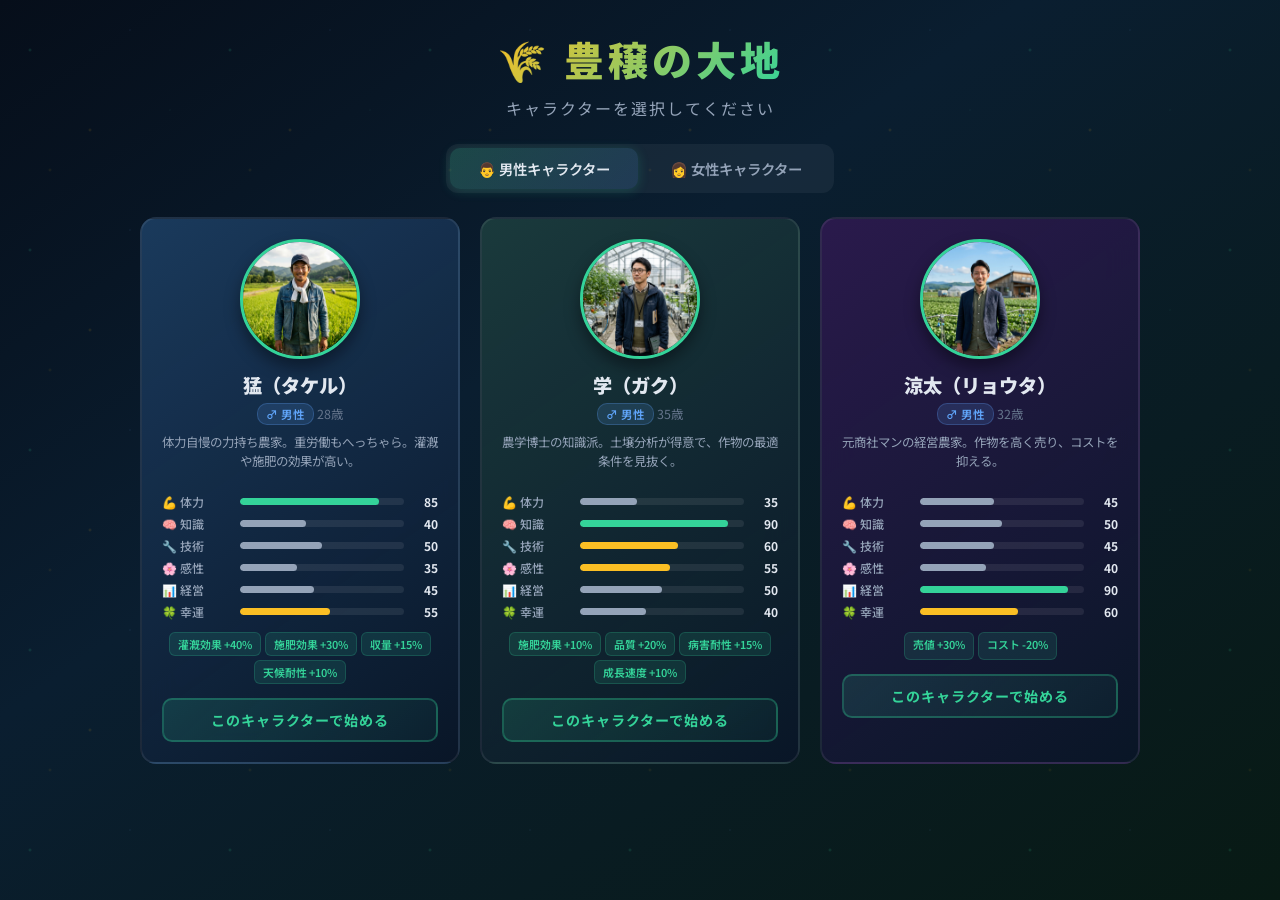
<file: index.html>
<!DOCTYPE html>
<html lang="ja">
<head>
  <meta charset="UTF-8">
  <meta name="viewport" content="width=device-width, initial-scale=1.0">
  <meta name="description" content="豊穣の大地 - 本格農業経営シミュレーションゲーム。土壌分析、天候管理、作物栽培のすべてを体験。">
  <title>🌾 豊穣の大地 - 農業経営シミュレーション</title>
  <link rel="stylesheet" href="styles.css">
</head>
<body>
  <div id="app">
    <!-- ===== HEADER ===== -->
    <header class="game-header">
      <div class="header-left">
        <div class="game-title">🌾 豊穣の大地</div>
        <div class="header-info" id="header-date">1年目 4月 1日</div>
        <div class="header-info" id="header-season">🌸 春</div>
        <div class="header-info" id="header-weather">☀️ 晴れ</div>
        <div class="header-info" id="header-temp">🌡️ 15°C〜22°C</div>
        <div class="header-info header-char" id="header-character" style="display:none"></div>
      </div>
      <div class="header-right">
        <button class="header-btn" id="btn-loan">🏦 融資・相談</button>
        <button class="header-btn" id="btn-subsidy">💰 補助金申請</button>
        <div class="header-money" id="header-money">¥100,000</div>
        <button class="header-btn" id="btn-save">💾 保存</button>
        <button class="header-btn" id="btn-load">📂 読込</button>
      </div>
    </header>

    <!-- ===== LEFT PANEL: Weather ===== -->
    <aside class="left-panel">
      <div class="panel-section">
        <h3>🌤️ 今日の天気</h3>
        <div id="weather-detail"></div>
      </div>
      <div id="weather-events" style="display:none"></div>
      <div class="panel-section">
        <h3>📅 5日間予報</h3>
        <div class="forecast-row" id="weather-forecast"></div>
      </div>
      <div class="panel-section">
        <h3>📜 イベントログ</h3>
        <div class="log-section" id="event-log"></div>
      </div>
    </aside>

    <!-- ===== MAIN AREA: Farm Grid ===== -->
    <main class="main-area">
      <div class="farm-grid" id="farm-grid"></div>
    </main>

    <!-- ===== RIGHT PANEL: Info ===== -->
    <aside class="right-panel">
      <canvas id="radar-chart" width="220" height="220"></canvas>
      <div id="info-panel-content">
        <p class="hint">🌱 区画を選択して情報を表示</p>
      </div>
    </aside>

    <!-- ===== BOTTOM: Action Bar ===== -->
    <nav class="action-bar">
      <div class="action-group">
        <button class="action-btn time-btn" id="btn-next-day">
          <span class="btn-icon">⏩</span>次の日
        </button>
        <button class="action-btn time-btn" id="btn-next-week">
          <span class="btn-icon">⏭️</span>1週間
        </button>
      </div>
      <div class="action-group">
        <button class="action-btn primary" id="btn-plant" disabled>
          <span class="btn-icon">🌱</span>植える
        </button>
        <button class="action-btn harvest-btn" id="btn-harvest" disabled>
          <span class="btn-icon">🎉</span>収穫
        </button>
      </div>
      <div class="action-group">
        <button class="action-btn" id="btn-irrigate" disabled>
          <span class="btn-icon">🌊</span>灌漑 ¥500
        </button>
        <button class="action-btn" id="btn-weed" disabled>
          <span class="btn-icon">🌿</span>除草
        </button>
      </div>
      <div class="action-group">
        <button class="action-btn" id="btn-fertilize-n" disabled>
          <span class="btn-icon">💊</span>窒素 ¥800
        </button>
        <button class="action-btn" id="btn-fertilize-p" disabled>
          <span class="btn-icon">💊</span>リン酸 ¥700
        </button>
        <button class="action-btn" id="btn-fertilize-k" disabled>
          <span class="btn-icon">💊</span>カリ ¥700
        </button>
        <button class="action-btn" id="btn-compost" disabled>
          <span class="btn-icon">🧴</span>堆肥 ¥1000
        </button>
        <button class="action-btn" id="btn-lime" disabled>
          <span class="btn-icon">🧪</span>石灰 ¥600
        </button>
      </div>
      <div class="action-group">
        <button class="action-btn" id="btn-pesticide" disabled>
          <span class="btn-icon">🐛</span>農薬 ¥1200
        </button>
        <button class="action-btn" id="btn-mulch" disabled>
          <span class="btn-icon">🛡️</span>マルチ ¥1500
        </button>
        <button class="action-btn" id="btn-windbreak" disabled>
          <span class="btn-icon">🏗️</span>防風 ¥3000
        </button>
      </div>
      <div class="action-group">
        <button class="action-btn" id="btn-analyze" disabled>
          <span class="btn-icon">🔬</span>分析
        </button>
        <button class="action-btn" id="btn-shop">
          <span class="btn-icon">🏪</span>市場
        </button>
        <button class="action-btn" id="btn-hr">
          <span class="btn-icon">👨‍💼</span>人材管理
        </button>
      </div>
    </nav>
  </div>

  <!-- ===== MODALS ===== -->
  <!-- Plant Modal -->
  <div class="modal-overlay" id="plant-modal">
    <div class="modal-content">
      <div class="modal-header">
        <h2>🌱 作物を選択</h2>
        <button class="modal-close">&times;</button>
      </div>
      <div id="plant-modal-content"></div>
    </div>
  </div>

  <!-- Shop Modal -->
  <div class="modal-overlay" id="shop-modal">
    <div class="modal-content">
      <div class="modal-header">
        <h2>🏪 市場・経営情報</h2>
        <button class="modal-close">&times;</button>
      </div>
      <div id="shop-modal-content"></div>
    </div>
  </div>

  <!-- Analysis Modal -->
  <div class="modal-overlay" id="analysis-modal">
    <div class="modal-content">
      <div class="modal-header">
        <h2>🔬 土壌分析レポート</h2>
        <button class="modal-close">&times;</button>
      </div>
      <div id="analysis-modal-content"></div>
    </div>
  </div>

  <!-- Harvest Modal -->
  <div class="modal-overlay" id="harvest-modal">
    <div class="modal-content">
      <div class="modal-header">
        <h2>🎉 収穫結果</h2>
        <button class="modal-close">&times;</button>
      </div>
      <div id="harvest-modal-content"></div>
    </div>
  </div>

  <!-- Subsidy Application Modal -->
  <div class="modal-overlay" id="subsidy-modal">
    <div class="modal-content subsidy-modal-content">
      <div class="modal-header">
        <h2>📄 射水市 補助金・助成金申請</h2>
        <button class="modal-close">&times;</button>
      </div>
      <div class="subsidy-form-container">
        <p class="hint">農林水産省の制度を参考にした申請書を作成し、審査に提出してください。（申請は1年に1回まで）</p>
        
        <div class="form-group">
          <label>制度区分</label>
          <select id="subsidy-category"></select>
        </div>

        <div class="subsidy-program-guide" id="subsidy-program-guide"></div>

        <div class="subsidy-two-col">
          <div class="form-group">
            <label>事業名</label>
            <input type="text" id="subsidy-project-name" placeholder="例: 新湊地区水田の直売米ブランド立上げ計画">
          </div>
          <div class="form-group">
            <label>実施年度</label>
            <input type="text" id="subsidy-fiscal-year" placeholder="例: 令和8年度相当">
          </div>
        </div>
        
        <div class="subsidy-two-col">
          <div class="form-group">
            <label>希望交付額 (円)</label>
            <input type="number" id="subsidy-amount" placeholder="例: 300000" min="10000" step="10000">
          </div>
          <div class="form-group">
            <label>自己資金・自己負担 (円)</label>
            <input type="number" id="subsidy-self-funding" placeholder="例: 150000" min="0" step="10000">
          </div>
        </div>

        <div class="form-group">
          <label>事業の目的（複数選択可）</label>
          <div class="subsidy-tag-grid" id="subsidy-objectives-container"></div>
        </div>

        <div class="form-group">
          <label>資金使途（複数選択可）</label>
          <div class="subsidy-tag-grid" id="subsidy-uses-container"></div>
        </div>
        
        <div class="form-group">
          <label>主要栽培予定作物 (複数選択可)</label>
          <div class="crop-checkboxes" id="subsidy-crops-container">
            <!-- Checkboxes generated by JS -->
          </div>
        </div>
        
        <div class="form-group">
          <label>事業計画・営農ビジョン</label>
          <textarea id="subsidy-appeal" rows="5" placeholder="販路、単価、収量、設備導入の狙い、誰に何を売るか、経営上の課題と改善方法を具体的に記載してください。"></textarea>
        </div>

        <div class="form-group">
          <label>実施内容・スケジュール</label>
          <textarea id="subsidy-schedule" rows="4" placeholder="例: 4月に育苗設備導入、5月に田植え、8月に直売所出荷、冬季に土づくり研修参加など。"></textarea>
        </div>

        <div class="form-group">
          <label>地域計画・地域貢献との整合</label>
          <textarea id="subsidy-regional-plan" rows="4" placeholder="地域の担い手として引き受ける農地、共同利用する機械、地域イベント出荷、雇用や後継者育成への寄与を記載してください。"></textarea>
        </div>

        <div class="form-group">
          <label>環境負荷低減の取組（複数選択可）</label>
          <div class="subsidy-tag-grid" id="subsidy-environment-container"></div>
        </div>

        <div class="subsidy-two-col">
          <div class="form-group">
            <label>目標年間売上 (円)</label>
            <input type="number" id="subsidy-target-sales" placeholder="例: 1200000" min="0" step="50000">
          </div>
          <div class="form-group">
            <label>主な販路</label>
            <input type="text" id="subsidy-sales-channel" placeholder="例: 直売所、JA出荷、飲食店、学校給食">
          </div>
        </div>

        <div class="subsidy-sheet-preview" id="subsidy-application-preview"></div>
        
        <button class="action-btn primary full-width" id="btn-submit-subsidy">申請書を提出する</button>
      </div>
      <div class="ai-judging-overlay" id="ai-judging-overlay" style="display:none;">
        <div class="ai-spinner">🤖</div>
        <h3>審査書類を確認中...</h3>
        <p>「制度適合性、資金計画、地域性、環境配慮を点検しています...」</p>
      </div>
    </div>
  </div>

  <!-- Subsidy Result Modal -->
  <div class="modal-overlay" id="subsidy-result-modal">
    <div class="modal-content">
      <div class="modal-header">
        <h2>🤖 補助金審査結果</h2>
        <button class="modal-close">&times;</button>
      </div>
      <div id="subsidy-result-content"></div>
    </div>
  </div>

  <!-- Loan Application & Consulting Modal -->
  <div class="modal-overlay" id="loan-modal">
    <div class="modal-content subsidy-modal-content">
      <div class="modal-header">
        <h2>🏦 農業融資・相談窓口</h2>
        <button class="modal-close">&times;</button>
      </div>
      <div class="subsidy-form-container">
        
        <div id="loan-consult-section">
          <p class="hint">融資を申し込む前に、AIコンサルタントに現在の経営状況を診断してもらいましょう。</p>
          <button class="action-btn" id="btn-consult-loan" style="width: 100%; margin-bottom: 10px;">🤖 事前相談（コンサルティング）を受ける</button>
          <div id="loan-consult-result" style="display:none;" class="subsidy-result-box"></div>
        </div>

        <hr style="border-color: rgba(255,255,255,0.1); margin: 10px 0;">

        <p class="hint">融資申請フォーム（審査通過で即時借入、毎年春に自動返済）</p>
        <div class="form-group">
          <label>融資プラン</label>
          <select id="loan-type">
            <option value="youth">青年等就農資金 (無利子 / 上限200万)</option>
            <option value="modern">農業近代化資金 (低利1.5% / 上限500万)</option>
            <option value="super_l">スーパーL資金 (低利0.5% / 上限1000万)</option>
          </select>
        </div>
        
        <div class="form-group">
          <label>借入希望金額 (円)</label>
          <input type="number" id="loan-amount" placeholder="例: 1000000" min="50000" step="50000">
        </div>

        <div class="form-group">
          <label>返済期間</label>
          <select id="loan-years">
            <option value="3">3年</option>
            <option value="5" selected>5年</option>
            <option value="10">10年</option>
          </select>
        </div>
        
        <div class="form-group">
          <label>資金使途・事業計画 (AI審査の重要項目)</label>
          <textarea id="loan-appeal" rows="4" placeholder="「トラクター購入による効率化」「ビニールハウス建設による収量増加」など、具体的な投資効果と返済見込みを記入してください。"></textarea>
        </div>
        
        <button class="action-btn primary full-width" id="btn-submit-loan">AI融資審査に申し込む</button>
      </div>
      <div class="ai-judging-overlay" id="ai-judging-overlay-loan" style="display:none;">
        <div class="ai-spinner">🤖</div>
        <h3>AI融資担当者が審査中...</h3>
        <p>「返済能力と事業計画を解析しています...」</p>
      </div>
    </div>
  </div>

  <!-- Loan Result Modal -->
  <div class="modal-overlay" id="loan-result-modal">
    <div class="modal-content">
      <div class="modal-header">
        <h2>🤖 AI融資審査結果</h2>
        <button class="modal-close">&times;</button>
      </div>
      <div id="loan-result-content"></div>
    </div>
  </div>

  <!-- HR Modal -->
  <div class="modal-overlay" id="hr-modal">
    <div class="modal-content" style="max-width: 800px;">
      <div class="modal-header">
        <h2>👨‍💼 人材管理・リクルート</h2>
        <button class="modal-close">&times;</button>
      </div>
      <div id="hr-modal-content">
        <div class="shop-section">
          <h3>求人募集 (掲載費用: 10,000円)</h3>
          <p class="hint" style="margin-top:0; text-align:left;">数日後に応募者が集まります。資金に余裕がある場合のみ利用してください。</p>
          <div style="display: flex; gap: 10px; margin-bottom: 20px;">
            <button id="btn-post-part" class="action-btn primary">🧹 パート求人を出す</button>
            <button id="btn-post-full" class="action-btn primary">🚜 正社員求人を出す</button>
          </div>
        </div>
        <div class="shop-section">
          <h3>📩 面接候補者</h3>
          <div id="hr-candidates-list" style="display:flex; flex-direction:column; gap:8px;"></div>
        </div>
        <div class="shop-section" style="margin-top:20px;">
          <h3>👥 現在の従業員</h3>
          <div id="hr-employees-list" style="display:flex; flex-direction:column; gap:8px;"></div>
        </div>
      </div>
    </div>
  </div>

  <!-- Character Select Overlay -->
  <div class="char-select-overlay" id="char-select-overlay"></div>

  <!-- Notifications -->
  <div id="notifications"></div>

  <script src="js/data.js"></script>
  <script src="js/soil.js"></script>
  <script src="js/weather.js"></script>
  <script src="js/crop.js"></script>
  <script src="js/economy.js"></script>
  <script src="js/subsidy.js"></script>
  <script src="js/loan.js"></script>
  <script src="js/hr.js"></script>
  <script src="js/ui.js"></script>
  <script src="js/game.js"></script>
</body>
</html>
</file>
<file: styles.css>
/* ======================================================
   styles.css - Farm Simulation Game Styles
   ====================================================== */
@import url('https://fonts.googleapis.com/css2?family=Noto+Sans+JP:wght@300;400;500;700;900&display=swap');

/* --- CSS Custom Properties --- */
:root {
  --bg-deep: #0a1628;
  --bg-panel: rgba(16, 42, 36, 0.85);
  --bg-card: rgba(20, 50, 45, 0.9);
  --bg-hover: rgba(30, 70, 60, 0.95);
  --accent-gold: #fbbf24;
  --accent-green: #34d399;
  --accent-blue: #60a5fa;
  --accent-red: #f56565;
  --accent-orange: #f59e0b;
  --text-primary: #e2e8f0;
  --text-secondary: #94a3b8;
  --text-dim: #64748b;
  --border: rgba(255, 255, 255, 0.08);
  --border-light: rgba(255, 255, 255, 0.15);
  --shadow: 0 8px 32px rgba(0, 0, 0, 0.4);
  --glass: blur(16px);
  --radius: 12px;
  --radius-sm: 8px;
  --transition: 0.25s cubic-bezier(0.4, 0, 0.2, 1);
}

/* --- Reset & Base --- */
*, *::before, *::after { box-sizing: border-box; margin: 0; padding: 0; }

html, body {
  min-height: 100%;
  font-family: 'Noto Sans JP', sans-serif;
  background: var(--bg-deep);
  color: var(--text-primary);
  overflow-x: hidden;
  overflow-y: auto;
}

body {
  background: url('assets/images/bg_toyama_farm.png') no-repeat center center fixed;
  background-size: cover;
  background-attachment: fixed;
}

/* Dark overlay to make UI readable */
body::before {
  content: '';
  position: fixed;
  top: 0; left: 0; right: 0; bottom: 0;
  background: rgba(5, 15, 25, 0.5); /* Semi-transparent dark overlay */
  z-index: 0;
  pointer-events: none;
}

/* --- Layout --- */
#app {
  display: grid;
  grid-template-rows: auto 1fr auto;
  grid-template-columns: 260px 1fr 300px;
  grid-template-areas:
    "header header header"
    "left   main   right"
    "bottom bottom bottom";
  height: 100dvh;
  min-height: 100vh;
  gap: 0;
  position: relative;
  z-index: 1;
}

/* --- Header --- */
.game-header {
  grid-area: header;
  display: flex;
  align-items: center;
  justify-content: space-between;
  padding: 10px 24px;
  background: linear-gradient(180deg, rgba(10,22,40,0.95) 0%, rgba(10,22,40,0.8) 100%);
  backdrop-filter: var(--glass);
  border-bottom: 1px solid var(--border);
  z-index: 10;
}
.header-left, .header-right { display: flex; align-items: center; gap: 16px; }
.header-left { gap: 20px; }
.game-title {
  font-size: 1.2rem;
  font-weight: 900;
  background: linear-gradient(135deg, var(--accent-gold), var(--accent-green));
  -webkit-background-clip: text;
  -webkit-text-fill-color: transparent;
  background-clip: text;
  letter-spacing: 2px;
}
.header-info {
  display: flex;
  align-items: center;
  gap: 6px;
  padding: 4px 12px;
  background: rgba(255,255,255,0.06);
  border-radius: 20px;
  font-size: 0.85rem;
  font-weight: 500;
}
.header-money {
  font-size: 1.1rem;
  font-weight: 700;
  color: var(--accent-gold);
  padding: 4px 16px;
  background: rgba(251,191,36,0.12);
  border-radius: 20px;
  border: 1px solid rgba(251,191,36,0.2);
}
.header-btn {
  background: rgba(255,255,255,0.06);
  border: 1px solid var(--border);
  color: var(--text-secondary);
  padding: 6px 14px;
  border-radius: 8px;
  cursor: pointer;
  font-size: 0.8rem;
  font-family: inherit;
  transition: var(--transition);
}
.header-btn:hover { background: rgba(255,255,255,0.12); color: var(--text-primary); }

/* --- Left Panel (Weather) --- */
.left-panel {
  grid-area: left;
  padding: 16px;
  min-height: 0;
  overflow-y: auto;
  border-right: 1px solid var(--border);
  background: rgba(10,22,40,0.6);
  backdrop-filter: var(--glass);
}
.panel-section {
  background: var(--bg-panel);
  border-radius: var(--radius);
  padding: 16px;
  margin-bottom: 12px;
  border: 1px solid var(--border);
  backdrop-filter: var(--glass);
}
.panel-section h3 {
  font-size: 0.85rem;
  font-weight: 700;
  color: var(--accent-green);
  margin-bottom: 12px;
  letter-spacing: 1px;
}

.weather-current { text-align: center; margin-bottom: 12px; }
.weather-icon-large { font-size: 3rem; margin-bottom: 4px; }
.weather-name { font-size: 1.1rem; font-weight: 700; }
.weather-temps { font-size: 0.9rem; color: var(--text-secondary); margin-top: 2px; }

.weather-stats { display: flex; flex-direction: column; gap: 6px; }

.stat-row {
  display: flex;
  justify-content: space-between;
  font-size: 0.82rem;
  padding: 4px 0;
  border-bottom: 1px solid rgba(255,255,255,0.04);
}
.stat-row span:first-child { color: var(--text-secondary); }

.event-alert {
  background: rgba(245,101,101,0.15);
  border: 1px solid rgba(245,101,101,0.3);
  border-radius: var(--radius-sm);
  padding: 8px 12px;
  font-size: 0.8rem;
  margin-bottom: 6px;
  color: #fca5a5;
  animation: pulse-border 2s ease-in-out infinite;
}
@keyframes pulse-border { 0%,100%{border-color:rgba(245,101,101,0.3)} 50%{border-color:rgba(245,101,101,0.6)} }

/* Forecast */
.forecast-row { display: flex; gap: 6px; justify-content: space-between; }
.forecast-day {
  flex: 1;
  text-align: center;
  padding: 8px 4px;
  background: rgba(255,255,255,0.04);
  border-radius: var(--radius-sm);
  font-size: 0.75rem;
}
.forecast-icon { font-size: 1.4rem; margin: 4px 0; }
.forecast-temp { color: var(--text-secondary); font-size: 0.7rem; }

/* Event Log */
.log-section { max-height: 200px; overflow-y: auto; }
.log-entry {
  font-size: 0.75rem;
  padding: 5px 8px;
  border-bottom: 1px solid rgba(255,255,255,0.03);
  animation: fadeIn 0.3s;
}
@keyframes fadeIn { from{opacity:0;transform:translateY(-4px)} to{opacity:1;transform:translateY(0)} }
.log-info { color: var(--text-secondary); }
.log-success { color: var(--accent-green); }
.log-warning { color: var(--accent-orange); }
.log-error { color: var(--accent-red); }

/* --- Main Area (Farm Grid) --- */
.main-area {
  grid-area: main;
  display: flex;
  align-items: center;
  justify-content: center;
  min-height: 0;
  padding: 20px;
  overflow: auto;
}
.farm-grid {
  display: grid;
  grid-template-columns: repeat(3, 1fr);
  gap: 14px;
  max-width: 600px;
  width: 100%;
}

.plot-cell {
  background: var(--bg-card);
  border: 2px solid var(--border);
  border-radius: var(--radius);
  padding: 14px;
  cursor: pointer;
  transition: var(--transition);
  position: relative;
  min-height: 160px;
  display: flex;
  flex-direction: column;
  backdrop-filter: var(--glass);
}
.plot-cell:hover {
  border-color: var(--accent-green);
  background: var(--bg-hover);
  transform: translateY(-2px);
  box-shadow: 0 8px 24px rgba(52,211,153,0.15);
}
.plot-cell.selected {
  border-color: var(--accent-gold);
  box-shadow: 0 0 20px rgba(251,191,36,0.2), inset 0 0 20px rgba(251,191,36,0.05);
}
.plot-cell.harvestable {
  animation: harvestGlow 2s ease-in-out infinite;
}
@keyframes harvestGlow {
  0%,100%{box-shadow:0 0 8px rgba(251,191,36,0.2)} 50%{box-shadow:0 0 20px rgba(251,191,36,0.5)}
}

.plot-header {
  display: flex;
  justify-content: space-between;
  font-size: 0.72rem;
  color: var(--text-dim);
  margin-bottom: 8px;
}
.plot-content {
  flex: 1;
  display: flex;
  flex-direction: column;
  align-items: center;
  justify-content: center;
}
.crop-emoji {
  font-size: 2.5rem;
  transition: transform 0.5s cubic-bezier(0.34, 1.56, 0.64, 1);
  filter: drop-shadow(0 2px 4px rgba(0,0,0,0.3));
}
.crop-name { font-size: 0.8rem; font-weight: 600; margin-top: 4px; }
.empty-plot { color: var(--text-dim); font-size: 0.85rem; }

.growth-bar {
  height: 5px;
  background: rgba(255,255,255,0.08);
  border-radius: 3px;
  margin-top: 8px;
  overflow: hidden;
}
.growth-fill {
  height: 100%;
  border-radius: 3px;
  transition: width 0.5s ease;
}
.growth-label {
  font-size: 0.68rem;
  color: var(--text-dim);
  text-align: center;
  margin-top: 3px;
}
.plot-status {
  display: flex;
  gap: 4px;
  justify-content: center;
  margin-top: 4px;
  font-size: 0.75rem;
}
.warning-icon { animation: pulse 1s ease-in-out infinite; }
@keyframes pulse { 0%,100%{opacity:1} 50%{opacity:0.4} }

/* --- Right Panel (Info) --- */
.right-panel {
  grid-area: right;
  padding: 16px;
  min-height: 0;
  overflow-y: auto;
  border-left: 1px solid var(--border);
  background: rgba(10,22,40,0.6);
  backdrop-filter: var(--glass);
}
.right-panel h3 {
  font-size: 0.9rem;
  font-weight: 700;
  color: var(--accent-gold);
  margin-bottom: 10px;
}
.right-panel h4 {
  font-size: 0.8rem;
  font-weight: 600;
  color: var(--accent-green);
  margin: 12px 0 6px;
}

.hint { color: var(--text-dim); font-size: 0.85rem; text-align: center; margin-top: 40px; }

/* Soil grid */
.soil-grid { display: flex; flex-direction: column; gap: 2px; }
.soil-row {
  display: grid;
  grid-template-columns: 80px 1fr 50px;
  gap: 8px;
  align-items: center;
  font-size: 0.8rem;
  padding: 4px 8px;
  border-radius: 4px;
  background: rgba(255,255,255,0.03);
}
.soil-label { color: var(--text-secondary); font-weight: 500; }
.soil-value { text-align: right; font-weight: 600; font-variant-numeric: tabular-nums; }
.soil-status { font-size: 0.7rem; text-align: right; font-weight: 600; }
.status-optimal { color: var(--accent-green); }
.status-low, .status-high { color: var(--accent-orange); }
.status-critical, .status-excessive { color: var(--accent-red); }

/* Texture bars */
.texture-info { margin-top: 12px; }
.texture-bars { display: flex; flex-direction: column; gap: 6px; }
.tex-row { display: flex; align-items: center; gap: 8px; font-size: 0.78rem; }
.tex-row span:first-child { width: 42px; color: var(--text-secondary); }
.tex-row span:last-child { width: 36px; text-align: right; font-variant-numeric: tabular-nums; }
.tex-bar { flex: 1; height: 8px; background: rgba(255,255,255,0.08); border-radius: 4px; overflow: hidden; }
.tex-fill { height: 100%; border-radius: 4px; transition: width 0.5s; }
.tex-fill.clay { background: linear-gradient(90deg, #c77d4a, #a0522d); }
.tex-fill.silt { background: linear-gradient(90deg, #bfa67a, #a89060); }
.tex-fill.sand { background: linear-gradient(90deg, #e8d5a3, #d4b872); }

/* Crop info */
.crop-info-panel {
  margin-top: 14px;
  padding: 12px;
  background: rgba(255,255,255,0.04);
  border-radius: var(--radius-sm);
  border: 1px solid var(--border);
}
.crop-stats { display: flex; flex-direction: column; gap: 4px; }

/* Growth factors */
.factor-list { display: flex; flex-direction: column; gap: 4px; }
.factor-row {
  display: grid;
  grid-template-columns: 55px 1fr 36px;
  gap: 6px;
  align-items: center;
  font-size: 0.75rem;
}
.factor-bar { height: 6px; background: rgba(255,255,255,0.08); border-radius: 3px; overflow: hidden; }
.factor-fill { height: 100%; border-radius: 3px; transition: width 0.4s; }

/* Radar chart */
#radar-chart { display: block; margin: 10px auto; }

/* Recommendations */
.recommendations {
  margin-top: 12px;
  padding: 10px;
  background: rgba(251,191,36,0.08);
  border-radius: var(--radius-sm);
  border: 1px solid rgba(251,191,36,0.15);
}
.rec-item {
  font-size: 0.78rem;
  padding: 4px 0;
  color: var(--text-secondary);
  border-bottom: 1px solid rgba(255,255,255,0.04);
}
.rec-item:last-child { border-bottom: none; }

/* --- Bottom Action Bar --- */
.action-bar {
  grid-area: bottom;
  display: flex;
  align-items: center;
  gap: 8px;
  padding: 10px 20px;
  background: linear-gradient(0deg, rgba(10,22,40,0.95) 0%, rgba(10,22,40,0.85) 100%);
  backdrop-filter: var(--glass);
  border-top: 1px solid var(--border);
  overflow-x: auto;
  z-index: 10;
  flex-wrap: wrap;
}
.action-group {
  display: flex;
  gap: 6px;
  align-items: center;
  padding-right: 12px;
  border-right: 1px solid var(--border);
}
.action-group:last-child { border-right: none; }
.action-group-label {
  font-size: 0.65rem;
  color: var(--text-dim);
  writing-mode: vertical-rl;
  text-orientation: upright;
  letter-spacing: 2px;
}

.action-btn {
  display: flex;
  flex-direction: column;
  align-items: center;
  gap: 2px;
  padding: 8px 12px;
  background: rgba(255,255,255,0.06);
  border: 1px solid var(--border);
  border-radius: var(--radius-sm);
  color: var(--text-primary);
  cursor: pointer;
  font-size: 0.7rem;
  font-family: inherit;
  transition: var(--transition);
  white-space: nowrap;
}
.action-btn .btn-icon { font-size: 1.2rem; }
.action-btn:hover:not(:disabled) {
  background: rgba(52,211,153,0.15);
  border-color: var(--accent-green);
  transform: translateY(-2px);
}
.action-btn:disabled {
  opacity: 0.35;
  cursor: not-allowed;
}
.action-btn.primary {
  background: rgba(52,211,153,0.2);
  border-color: rgba(52,211,153,0.3);
}
.action-btn.primary:hover:not(:disabled) {
  background: rgba(52,211,153,0.35);
}
.action-btn.harvest-btn {
  background: rgba(251,191,36,0.2);
  border-color: rgba(251,191,36,0.3);
  color: var(--accent-gold);
}
.action-btn.time-btn {
  background: rgba(96,165,250,0.15);
  border-color: rgba(96,165,250,0.25);
}

/* --- Modals --- */
.modal-overlay {
  display: none;
  position: fixed;
  top: 0; left: 0; right: 0; bottom: 0;
  background: rgba(0,0,0,0.7);
  z-index: 100;
  align-items: center;
  justify-content: center;
  padding: 20px;
  overflow-y: auto;
  backdrop-filter: blur(4px);
}
.modal-overlay.active { display: flex; }
.modal-content {
  background: linear-gradient(135deg, #0d2a2a 0%, #0a1e30 100%);
  border: 1px solid var(--border-light);
  border-radius: 16px;
  padding: 24px;
  max-width: 720px;
  max-height: calc(100dvh - 40px);
  width: 90%;
  overflow-y: auto;
  overscroll-behavior: contain;
  box-shadow: 0 24px 64px rgba(0,0,0,0.6);
  animation: modalIn 0.3s ease;
}
@keyframes modalIn { from{opacity:0;transform:scale(0.95) translateY(10px)} to{opacity:1;transform:scale(1) translateY(0)} }
.modal-header {
  display: flex;
  justify-content: space-between;
  align-items: center;
  margin-bottom: 16px;
}
.modal-header h2 { font-size: 1.1rem; color: var(--accent-gold); }
.modal-close {
  background: none;
  border: none;
  color: var(--text-secondary);
  font-size: 1.5rem;
  cursor: pointer;
  transition: var(--transition);
  padding: 4px 8px;
}
.modal-close:hover { color: var(--accent-red); }

/* Plant modal crop grid */
.crop-grid {
  display: grid;
  grid-template-columns: repeat(auto-fill, minmax(180px, 1fr));
  gap: 12px;
}
.crop-card {
  background: var(--bg-card);
  border: 1px solid var(--border);
  border-radius: var(--radius);
  padding: 14px;
  cursor: pointer;
  transition: var(--transition);
  text-align: center;
}
.crop-card:hover:not(.disabled) {
  border-color: var(--accent-green);
  background: var(--bg-hover);
  transform: translateY(-3px);
  box-shadow: 0 8px 20px rgba(52,211,153,0.15);
}
.crop-card.disabled { opacity: 0.4; cursor: not-allowed; }
.crop-card-emoji { font-size: 2.2rem; margin-bottom: 6px; }
.crop-card-name { font-weight: 700; font-size: 0.95rem; }
.crop-card-cat { font-size: 0.72rem; color: var(--text-dim); margin-bottom: 6px; }
.crop-card-info { font-size: 0.72rem; color: var(--text-secondary); display: flex; justify-content: space-between; }
.crop-card-compat { font-size: 0.8rem; font-weight: 700; margin-top: 6px; }
.crop-card-difficulty { font-size: 0.75rem; color: var(--accent-gold); }
.crop-card-warn { font-size: 0.7rem; color: var(--accent-red); margin-top: 4px; }
.crop-card-desc { font-size: 0.68rem; color: var(--text-dim); margin-top: 6px; line-height: 1.4; }

/* Market grid */
.market-grid { display: flex; flex-direction: column; gap: 4px; }
.market-row {
  display: grid;
  grid-template-columns: 1fr auto auto;
  gap: 12px;
  padding: 6px 8px;
  background: rgba(255,255,255,0.03);
  border-radius: 4px;
  font-size: 0.82rem;
}

/* Stats grid */
.stats-grid { display: flex; flex-direction: column; gap: 6px; }
.shop-section { margin-bottom: 20px; }
.shop-section h3 { color: var(--accent-gold); font-size: 0.95rem; margin-bottom: 10px; }

/* Analysis modal */
.compat-grid { display: flex; flex-direction: column; gap: 6px; }
.compat-row {
  display: grid;
  grid-template-columns: 120px 1fr 50px;
  gap: 8px;
  align-items: center;
  font-size: 0.82rem;
}
.compat-bar { height: 8px; background: rgba(255,255,255,0.08); border-radius: 4px; overflow: hidden; }
.compat-fill { height: 100%; border-radius: 4px; transition: width 0.5s; }
.analysis-recs { margin-top: 16px; }

/* Harvest modal */
.harvest-result { text-align: center; }
.harvest-emoji { font-size: 4rem; margin-bottom: 8px; animation: bounce 0.6s ease; }
@keyframes bounce { 0%{transform:scale(0)} 50%{transform:scale(1.2)} 100%{transform:scale(1)} }
.harvest-grade { font-size: 1.4rem; font-weight: 900; margin: 8px 0; }
.harvest-stats { margin: 16px auto; max-width: 280px; }
.harvest-revenue {
  font-size: 1.2rem;
  margin-top: 16px;
  padding: 12px;
  background: rgba(251,191,36,0.1);
  border-radius: var(--radius-sm);
  border: 1px solid rgba(251,191,36,0.2);
}

/* --- Notifications --- */
#notifications {
  position: fixed;
  top: 60px;
  right: 20px;
  z-index: 200;
  display: flex;
  flex-direction: column;
  gap: 8px;
}
.notification {
  padding: 10px 20px;
  border-radius: var(--radius-sm);
  font-size: 0.85rem;
  font-weight: 500;
  transform: translateX(120%);
  transition: transform 0.3s ease;
  box-shadow: var(--shadow);
}
.notification.show { transform: translateX(0); }
.notif-info { background: rgba(96,165,250,0.9); color: #fff; }
.notif-success { background: rgba(52,211,153,0.9); color: #fff; }
.notif-warning { background: rgba(245,158,11,0.9); color: #fff; }
.notif-error { background: rgba(245,101,101,0.9); color: #fff; }

/* --- Scrollbar --- */
::-webkit-scrollbar { width: 6px; }
::-webkit-scrollbar-track { background: transparent; }
::-webkit-scrollbar-thumb { background: rgba(255,255,255,0.12); border-radius: 3px; }
::-webkit-scrollbar-thumb:hover { background: rgba(255,255,255,0.2); }

/* --- Responsive --- */
@media (max-width: 1100px) {
  #app {
    grid-template-columns: 1fr;
    grid-template-rows: auto auto auto auto auto;
    grid-template-areas: "header" "left" "main" "right" "bottom";
    height: auto;
    min-height: 100dvh;
    overflow: visible;
  }
  .left-panel,
  .right-panel {
    border: none;
    border-bottom: 1px solid var(--border);
    max-height: none;
    overflow: visible;
  }
  .main-area {
    align-items: stretch;
    overflow: visible;
  }
  .action-bar {
    overflow-x: auto;
    overflow-y: visible;
  }
}

/* --- Character Badge in Header --- */
.header-char {
  background: linear-gradient(135deg, rgba(52,211,153,0.15), rgba(251,191,36,0.15)) !important;
  border: 1px solid rgba(52,211,153,0.25) !important;
  color: var(--accent-green) !important;
  font-weight: 600 !important;
}

/* === CHARACTER SELECT SCREEN === */
.char-select-overlay {
  display: none;
  position: fixed;
  top: 0; left: 0; right: 0; bottom: 0;
  background: linear-gradient(145deg, #060e1a 0%, #0a1e30 40%, #081a14 100%);
  z-index: 500;
  flex-direction: column;
  align-items: center;
  padding: 30px 20px;
  overflow-y: auto;
}
.char-select-overlay.active { display: flex; }

.char-select-overlay::before {
  content: '';
  position: fixed;
  top: 0; left: 0; right: 0; bottom: 0;
  background-image:
    radial-gradient(2px 2px at 15% 25%, rgba(52,211,153,0.2), transparent),
    radial-gradient(2px 2px at 45% 65%, rgba(251,191,36,0.15), transparent),
    radial-gradient(1px 1px at 65% 15%, rgba(96,165,250,0.15), transparent),
    radial-gradient(1px 1px at 85% 55%, rgba(52,211,153,0.1), transparent),
    radial-gradient(2px 2px at 25% 85%, rgba(251,191,36,0.1), transparent);
  background-size: 200px 200px;
  animation: sparkle 15s linear infinite;
  pointer-events: none;
  z-index: -1;
}

.cs-title {
  font-size: 2.5rem;
  font-weight: 900;
  background: linear-gradient(135deg, var(--accent-gold), var(--accent-green));
  -webkit-background-clip: text;
  -webkit-text-fill-color: transparent;
  background-clip: text;
  letter-spacing: 4px;
  margin-bottom: 8px;
  animation: fadeIn 0.6s ease;
}
.cs-subtitle {
  font-size: 1rem;
  color: var(--text-secondary);
  margin-bottom: 24px;
  letter-spacing: 2px;
  animation: fadeIn 0.8s ease;
}

/* Gender Tabs */
.cs-gender-tabs {
  display: flex;
  gap: 4px;
  margin-bottom: 24px;
  background: rgba(255,255,255,0.05);
  border-radius: 12px;
  padding: 4px;
  animation: fadeIn 1s ease;
}
.cs-tab {
  padding: 10px 28px;
  border: none;
  border-radius: 10px;
  background: transparent;
  color: var(--text-secondary);
  font-family: inherit;
  font-size: 0.9rem;
  font-weight: 600;
  cursor: pointer;
  transition: var(--transition);
}
.cs-tab:hover { color: var(--text-primary); background: rgba(255,255,255,0.06); }
.cs-tab.active {
  background: linear-gradient(135deg, rgba(52,211,153,0.2), rgba(96,165,250,0.15));
  color: var(--text-primary);
  box-shadow: 0 2px 12px rgba(52,211,153,0.2);
}

/* Cards Container */
.cs-cards-wrapper { width: 100%; max-width: 1100px; }
.cs-cards {
  display: flex;
  gap: 20px;
  justify-content: center;
  flex-wrap: wrap;
  animation: fadeIn 1.2s ease;
}

/* Individual Card */
.cs-card {
  background: linear-gradient(145deg, var(--card-bg, rgba(20,50,45,0.9)), rgba(10,22,40,0.9));
  border: 2px solid var(--border);
  border-radius: 16px;
  padding: 20px;
  width: 320px;
  cursor: pointer;
  transition: all 0.35s cubic-bezier(0.4, 0, 0.2, 1);
  position: relative;
  overflow: hidden;
  backdrop-filter: var(--glass);
}
.cs-card::before {
  content: '';
  position: absolute;
  top: 0; left: 0; right: 0;
  height: 3px;
  background: linear-gradient(90deg, transparent, var(--accent-green), transparent);
  opacity: 0;
  transition: opacity 0.3s;
}
.cs-card.cs-female::before {
  background: linear-gradient(90deg, transparent, #f472b6, transparent);
}
.cs-card:hover {
  transform: translateY(-6px);
  border-color: var(--accent-green);
  box-shadow: 0 12px 40px rgba(52,211,153,0.2);
}
.cs-card.cs-female:hover {
  border-color: #f472b6;
  box-shadow: 0 12px 40px rgba(244,114,182,0.2);
}
.cs-card:hover::before { opacity: 1; }

.cs-card-portrait {
  font-size: 3.5rem;
  text-align: center;
  margin-bottom: 8px;
  filter: drop-shadow(0 4px 8px rgba(0,0,0,0.3));
}
.cs-card-name {
  font-size: 1.2rem;
  font-weight: 900;
  text-align: center;
  color: var(--text-primary);
  margin-bottom: 4px;
}
.cs-card-meta {
  text-align: center;
  font-size: 0.78rem;
  color: var(--text-dim);
  margin-bottom: 8px;
}
.cs-gender-badge {
  display: inline-block;
  padding: 2px 8px;
  border-radius: 10px;
  font-size: 0.72rem;
  font-weight: 600;
}
.cs-gender-badge.cs-male {
  background: rgba(96,165,250,0.15);
  color: #60a5fa;
  border: 1px solid rgba(96,165,250,0.25);
}
.cs-gender-badge.cs-female {
  background: rgba(244,114,182,0.15);
  color: #f472b6;
  border: 1px solid rgba(244,114,182,0.25);
}
.cs-card-desc {
  font-size: 0.78rem;
  color: var(--text-secondary);
  line-height: 1.5;
  margin-bottom: 12px;
  text-align: center;
  min-height: 48px;
}

/* Skills */
.cs-skills { display: flex; flex-direction: column; gap: 5px; margin-bottom: 12px; }
.cs-skill-row {
  display: grid;
  grid-template-columns: 72px 1fr 28px;
  gap: 6px;
  align-items: center;
  font-size: 0.75rem;
}
.cs-skill-label { color: var(--text-secondary); font-weight: 500; }
.cs-skill-bar {
  height: 7px;
  background: rgba(255,255,255,0.08);
  border-radius: 4px;
  overflow: hidden;
}
.cs-skill-fill {
  height: 100%;
  border-radius: 4px;
  transition: width 0.6s cubic-bezier(0.34, 1.56, 0.64, 1);
}
.cs-skill-val {
  text-align: right;
  font-weight: 700;
  font-variant-numeric: tabular-nums;
  color: var(--text-primary);
}

/* Bonus Tags */
.cs-bonuses {
  display: flex;
  flex-wrap: wrap;
  gap: 4px;
  justify-content: center;
  margin-bottom: 14px;
  min-height: 28px;
}
.cs-bonus-tag {
  padding: 3px 8px;
  border-radius: 6px;
  font-size: 0.68rem;
  font-weight: 600;
  background: rgba(52,211,153,0.12);
  color: var(--accent-green);
  border: 1px solid rgba(52,211,153,0.2);
}

/* Select Button */
.cs-select-btn {
  width: 100%;
  padding: 10px;
  border: 2px solid rgba(52,211,153,0.3);
  border-radius: 10px;
  background: linear-gradient(135deg, rgba(52,211,153,0.15), rgba(52,211,153,0.05));
  color: var(--accent-green);
  font-family: inherit;
  font-size: 0.88rem;
  font-weight: 700;
  cursor: pointer;
  transition: var(--transition);
  letter-spacing: 1px;
}
.cs-select-btn:hover {
  background: linear-gradient(135deg, rgba(52,211,153,0.3), rgba(52,211,153,0.15));
  border-color: var(--accent-green);
  box-shadow: 0 4px 16px rgba(52,211,153,0.25);
  transform: translateY(-1px);
}
.cs-female .cs-select-btn {
  border-color: rgba(244,114,182,0.3);
  background: linear-gradient(135deg, rgba(244,114,182,0.15), rgba(244,114,182,0.05));
  color: #f472b6;
}
.cs-female .cs-select-btn:hover {
  background: linear-gradient(135deg, rgba(244,114,182,0.3), rgba(244,114,182,0.15));
  border-color: #f472b6;
  box-shadow: 0 4px 16px rgba(244,114,182,0.25);
}

/* === FARMLAND SELECT SCREEN === */
.fl-location-info {
  max-width: 700px;
  background: rgba(255,255,255,0.04);
  border: 1px solid var(--border);
  border-radius: 14px;
  padding: 18px 24px;
  margin-bottom: 28px;
  text-align: center;
  animation: fadeIn 0.8s ease;
  backdrop-filter: var(--glass);
}
.fl-loc-header {
  font-size: 1.1rem;
  font-weight: 800;
  color: var(--accent-gold);
  margin-bottom: 6px;
  letter-spacing: 2px;
}
.fl-loc-desc {
  font-size: 0.82rem;
  color: var(--text-secondary);
  line-height: 1.6;
  margin-bottom: 14px;
}
.fl-climate-grid {
  display: grid;
  grid-template-columns: repeat(4, 1fr);
  gap: 8px;
}
.fl-climate-item {
  display: flex;
  flex-direction: column;
  align-items: center;
  gap: 2px;
  background: rgba(255,255,255,0.04);
  border-radius: 8px;
  padding: 8px 4px;
}
.fl-cl-label { font-size: 0.72rem; color: var(--text-dim); }
.fl-cl-val { font-size: 0.9rem; font-weight: 700; color: var(--text-primary); font-variant-numeric: tabular-nums; }

/* Farmland Cards */
.fl-cards {
  display: flex;
  gap: 28px;
  justify-content: center;
  flex-wrap: wrap;
  animation: fadeIn 1s ease;
  max-width: 900px;
}
.fl-card {
  background: linear-gradient(145deg, var(--fl-bg, rgba(20,40,30,0.9)), rgba(10,22,40,0.9));
  border: 2px solid var(--border);
  border-radius: 16px;
  padding: 24px;
  width: 380px;
  cursor: pointer;
  transition: all 0.35s cubic-bezier(0.4, 0, 0.2, 1);
  position: relative;
  overflow: hidden;
  backdrop-filter: var(--glass);
}
.fl-card::before {
  content: '';
  position: absolute;
  top: 0; left: 0; right: 0;
  height: 3px;
  background: linear-gradient(90deg, transparent, var(--accent-gold), transparent);
  opacity: 0;
  transition: opacity 0.3s;
}
.fl-card:hover {
  transform: translateY(-6px);
  border-color: var(--accent-gold);
  box-shadow: 0 12px 40px rgba(251,191,36,0.15);
}
.fl-card:hover::before { opacity: 1; }

.fl-card-emoji {
  font-size: 3.5rem;
  text-align: center;
  margin-bottom: 6px;
  filter: drop-shadow(0 4px 8px rgba(0,0,0,0.3));
}
.fl-card-name {
  font-size: 1.5rem;
  font-weight: 900;
  text-align: center;
  color: var(--text-primary);
  margin-bottom: 8px;
  letter-spacing: 3px;
}
.fl-card-desc {
  font-size: 0.78rem;
  color: var(--text-secondary);
  line-height: 1.6;
  margin-bottom: 12px;
  text-align: center;
}
.fl-features {
  display: flex;
  flex-wrap: wrap;
  gap: 5px;
  justify-content: center;
  margin-bottom: 14px;
}
.fl-feature-tag {
  padding: 3px 10px;
  border-radius: 6px;
  font-size: 0.7rem;
  font-weight: 600;
  background: rgba(251,191,36,0.1);
  color: var(--accent-gold);
  border: 1px solid rgba(251,191,36,0.2);
}

/* Soil Preview */
.fl-soil-preview {
  background: rgba(0,0,0,0.2);
  border-radius: 10px;
  padding: 12px;
  margin-bottom: 12px;
}
.fl-soil-preview h4 {
  font-size: 0.8rem;
  color: var(--accent-green);
  margin: 0 0 8px 0;
  text-align: center;
}
.fl-soil-grid {
  display: grid;
  grid-template-columns: repeat(3, 1fr);
  gap: 4px 10px;
}
.fl-soil-row {
  display: flex;
  justify-content: space-between;
  font-size: 0.72rem;
  padding: 2px 0;
}
.fl-soil-row span:first-child { color: var(--text-dim); }
.fl-soil-row span:last-child { color: var(--text-primary); font-weight: 600; font-variant-numeric: tabular-nums; }
.fl-texture {
  font-size: 0.68rem;
  color: var(--text-dim);
  text-align: center;
  margin-top: 6px;
  padding-top: 6px;
  border-top: 1px solid rgba(255,255,255,0.06);
}

.fl-rec {
  font-size: 0.78rem;
  color: var(--text-secondary);
  text-align: center;
  margin-bottom: 14px;
}

/* Select Button */
.fl-select-btn {
  width: 100%;
  padding: 11px;
  border: 2px solid rgba(251,191,36,0.3);
  border-radius: 10px;
  background: linear-gradient(135deg, rgba(251,191,36,0.12), rgba(251,191,36,0.04));
  color: var(--accent-gold);
  font-family: inherit;
  font-size: 0.9rem;
  font-weight: 700;
  cursor: pointer;
  transition: var(--transition);
  letter-spacing: 1px;
}
.fl-select-btn:hover {
  background: linear-gradient(135deg, rgba(251,191,36,0.25), rgba(251,191,36,0.1));
  border-color: var(--accent-gold);
  box-shadow: 0 4px 16px rgba(251,191,36,0.2);
  transform: translateY(-1px);
}

/* === AREA SELECT CARDS === */
.area-cards {
  display: flex;
  gap: 14px;
  justify-content: center;
  flex-wrap: wrap;
  animation: fadeIn 1s ease;
  max-width: 1200px;
}
.area-card {
  background: linear-gradient(145deg, var(--area-bg, rgba(15,30,25,0.9)), rgba(8,18,35,0.92));
  border: 2px solid var(--border);
  border-radius: 14px;
  padding: 18px 16px;
  width: 210px;
  cursor: pointer;
  transition: all 0.35s cubic-bezier(0.4, 0, 0.2, 1);
  position: relative;
  overflow: hidden;
  text-align: center;
}
.area-card::before {
  content: '';
  position: absolute;
  top: 0; left: 0; right: 0;
  height: 3px;
  background: linear-gradient(90deg, transparent, var(--area-accent, #fbbf24), transparent);
  opacity: 0;
  transition: opacity 0.3s;
}
.area-card:hover {
  transform: translateY(-5px);
  border-color: var(--area-accent, #fbbf24);
  box-shadow: 0 10px 30px rgba(0,0,0,0.3), 0 0 20px color-mix(in srgb, var(--area-accent, #fbbf24) 15%, transparent);
}
.area-card:hover::before { opacity: 1; }

.area-card-emoji {
  font-size: 2.8rem;
  margin-bottom: 6px;
  filter: drop-shadow(0 3px 6px rgba(0,0,0,0.3));
}
.area-card-name {
  font-size: 1.05rem;
  font-weight: 800;
  color: var(--area-accent, var(--text-primary));
  margin-bottom: 4px;
  letter-spacing: 2px;
}
.area-card-geo {
  font-size: 0.68rem;
  color: var(--text-dim);
  margin-bottom: 6px;
  letter-spacing: 0.5px;
}
.area-card-desc {
  font-size: 0.72rem;
  color: var(--text-secondary);
  line-height: 1.5;
  margin-bottom: 10px;
  min-height: 54px;
}
.area-card .fl-features {
  margin-bottom: 12px;
}
.area-card .fl-feature-tag {
  font-size: 0.62rem;
  padding: 2px 6px;
}

/* Area Select Button */
.area-select-btn {
  width: 100%;
  padding: 8px;
  border: 1px solid rgba(255,255,255,0.12);
  border-radius: 8px;
  background: rgba(255,255,255,0.04);
  color: var(--area-accent, var(--text-primary));
  font-family: inherit;
  font-size: 0.78rem;
  font-weight: 700;
  cursor: pointer;
  transition: var(--transition);
  letter-spacing: 1px;
}
.area-select-btn:hover {
  background: rgba(255,255,255,0.1);
  border-color: var(--area-accent, var(--text-primary));
  box-shadow: 0 2px 12px rgba(0,0,0,0.2);
}

/* === MODE SELECT CARDS === */
.mode-cards {
  display: flex;
  gap: 20px;
  justify-content: center;
  margin-top: 10px;
  animation: fadeIn 0.8s ease;
  max-width: 900px;
}
.mode-card {
  width: 400px;
  border: 2px solid;
  border-radius: 16px;
  padding: 0;
  cursor: pointer;
  transition: all 0.3s cubic-bezier(0.2, 0.8, 0.2, 1);
  position: relative;
  overflow: hidden;
  display: flex;
  flex-direction: column;
}
.mode-card:hover {
  transform: translateY(-5px);
  box-shadow: 0 15px 35px rgba(0,0,0,0.4), 0 0 25px color-mix(in srgb, var(--mode-accent) 20%, transparent);
}
.mode-header {
  display: flex;
  align-items: center;
  gap: 12px;
  padding: 16px 20px;
  border-bottom: 1px solid rgba(255,255,255,0.05);
}
.mode-emoji {
  font-size: 2.5rem;
  filter: drop-shadow(0 2px 4px rgba(0,0,0,0.3));
}
.mode-title {
  font-size: 0.8rem;
  font-weight: 700;
  opacity: 0.9;
  letter-spacing: 1px;
}
.mode-name {
  font-size: 1.4rem;
  font-weight: 800;
  letter-spacing: 2px;
}
.mode-desc {
  padding: 16px 20px 8px;
  font-size: 0.85rem;
  line-height: 1.6;
  color: var(--text-secondary);
}
.mode-section-title {
  padding: 0 20px;
  font-size: 0.8rem;
  font-weight: 700;
  margin-bottom: 6px;
}
.mode-features-list {
  display: flex;
  flex-direction: column;
  gap: 6px;
  padding: 0 20px;
  margin-bottom: 12px;
}
.mode-feature {
  display: flex;
  align-items: flex-start;
  gap: 8px;
  background: rgba(0,0,0,0.2);
  padding: 8px 12px;
  border-radius: 8px;
  border-left: 3px solid #4ade80;
}
.mode-feature.negative {
  border-left-color: #ef4444;
}
.mode-f-icon {
  font-size: 1.1rem;
  line-height: 1.2;
}
.mode-f-text {
  display: flex;
  flex-direction: column;
  gap: 2px;
}
.mode-f-text strong {
  font-size: 0.85rem;
  color: var(--text-primary);
}
.mode-f-text small {
  font-size: 0.7rem;
  color: var(--text-dim);
}
.mode-select-btn {
  margin: auto 20px 20px;
  padding: 12px;
  border: 1px solid;
  border-radius: 8px;
  font-family: inherit;
  font-size: 1rem;
  font-weight: 800;
  cursor: pointer;
  transition: var(--transition);
  letter-spacing: 1.5px;
}
.mode-select-btn:hover {
  filter: brightness(1.2);
  transform: translateY(-2px);
}

/* === SUBSIDY SYSTEM === */
.subsidy-modal-content {
  position: relative;
  overflow-y: auto;
  max-height: calc(100dvh - 40px);
}
.subsidy-form-container {
  display: flex;
  flex-direction: column;
  gap: 16px;
}
.subsidy-two-col {
  display: grid;
  grid-template-columns: repeat(2, minmax(0, 1fr));
  gap: 12px;
}
.subsidy-program-guide,
.subsidy-sheet-preview {
  background: rgba(0,0,0,0.2);
  border: 1px solid rgba(255,255,255,0.06);
  border-radius: 10px;
  padding: 14px 16px;
}
.subsidy-program-guide {
  border-left: 4px solid var(--accent-gold);
}
.subsidy-sheet-preview {
  border-left: 4px solid var(--accent-green);
}
.subsidy-program-guide h4,
.subsidy-sheet-preview h4 {
  margin: 0 0 10px;
  font-size: 1rem;
}
.subsidy-program-guide p,
.subsidy-sheet-preview p {
  margin: 0;
  color: var(--text-secondary);
  line-height: 1.6;
}
.subsidy-meta-list,
.subsidy-sheet-lines,
.subsidy-breakdown {
  display: grid;
  gap: 8px;
}
.subsidy-meta-item,
.subsidy-sheet-line,
.subsidy-breakdown-row {
  display: flex;
  justify-content: space-between;
  gap: 12px;
  font-size: 0.88rem;
}
.subsidy-meta-item strong,
.subsidy-sheet-line strong,
.subsidy-breakdown-row strong {
  color: var(--text-primary);
}
.subsidy-tag-grid {
  display: grid;
  grid-template-columns: repeat(auto-fill, minmax(180px, 1fr));
  gap: 8px;
  background: rgba(0,0,0,0.2);
  padding: 12px;
  border-radius: 8px;
  border: 1px solid rgba(255,255,255,0.05);
}
.subsidy-tag-grid label {
  display: flex;
  align-items: center;
  gap: 8px;
  font-size: 0.84rem;
  cursor: pointer;
}
.subsidy-tag-grid input[type="checkbox"] {
  accent-color: var(--accent-green);
  width: 16px;
  height: 16px;
}
.crop-checkboxes {
  display: grid;
  grid-template-columns: repeat(auto-fill, minmax(100px, 1fr));
  gap: 8px;
  background: rgba(0,0,0,0.2);
  padding: 12px;
  border-radius: 8px;
  border: 1px solid rgba(255,255,255,0.05);
}
.crop-checkboxes label {
  display: flex;
  align-items: center;
  gap: 6px;
  font-size: 0.85rem;
  cursor: pointer;
}
.crop-checkboxes input[type="checkbox"] {
  accent-color: var(--accent-green);
  width: 16px;
  height: 16px;
}

.ai-judging-overlay {
  position: absolute;
  top: 0; left: 0; right: 0; bottom: 0;
  background: rgba(10,20,30,0.95);
  backdrop-filter: blur(8px);
  display: flex;
  flex-direction: column;
  align-items: center;
  justify-content: center;
  z-index: 10;
  animation: fadeIn 0.3s ease;
}
.ai-spinner {
  font-size: 4rem;
  margin-bottom: 20px;
  animation: pulseRotate 2s infinite ease-in-out;
}
@keyframes pulseRotate {
  0% { transform: scale(1) rotate(0deg); }
  50% { transform: scale(1.2) rotate(10deg); filter: drop-shadow(0 0 20px var(--accent-green)); }
  100% { transform: scale(1) rotate(0deg); }
}

.subsidy-result-box {
  background: rgba(0,0,0,0.2);
  padding: 20px;
  border-radius: 12px;
  border-left: 4px solid;
  margin-bottom: 16px;
  white-space: pre-wrap;
  line-height: 1.6;
}
.subsidy-result-box.passed {
  border-left-color: var(--accent-green);
  background: linear-gradient(90deg, rgba(74,222,128,0.1), transparent);
}
.subsidy-result-box.rejected {
  border-left-color: #ef4444;
  background: linear-gradient(90deg, rgba(239,68,68,0.1), transparent);
}
.subsidy-feedback-list {
  display: grid;
  gap: 8px;
  margin-top: 14px;
}
.subsidy-feedback-item {
  padding: 10px 12px;
  border-radius: 8px;
  background: rgba(255,255,255,0.04);
  font-size: 0.88rem;
  line-height: 1.6;
}
@media (max-width: 900px) {
  .subsidy-two-col {
    grid-template-columns: 1fr;
  }
  .subsidy-tag-grid {
    grid-template-columns: 1fr;
  }
}
</file>
<file: play-f4d9a7c2/styles.css>
/* ======================================================
   styles.css - Farm Simulation Game Styles
   ====================================================== */
@import url('https://fonts.googleapis.com/css2?family=Noto+Sans+JP:wght@300;400;500;700;900&display=swap');

/* --- CSS Custom Properties --- */
:root {
  --bg-deep: #0a1628;
  --bg-panel: rgba(16, 42, 36, 0.85);
  --bg-card: rgba(20, 50, 45, 0.9);
  --bg-hover: rgba(30, 70, 60, 0.95);
  --accent-gold: #fbbf24;
  --accent-green: #34d399;
  --accent-blue: #60a5fa;
  --accent-red: #f56565;
  --accent-orange: #f59e0b;
  --text-primary: #e2e8f0;
  --text-secondary: #94a3b8;
  --text-dim: #64748b;
  --border: rgba(255, 255, 255, 0.08);
  --border-light: rgba(255, 255, 255, 0.15);
  --shadow: 0 8px 32px rgba(0, 0, 0, 0.4);
  --glass: blur(16px);
  --radius: 12px;
  --radius-sm: 8px;
  --transition: 0.25s cubic-bezier(0.4, 0, 0.2, 1);
}

/* --- Reset & Base --- */
*, *::before, *::after { box-sizing: border-box; margin: 0; padding: 0; }

html, body {
  min-height: 100%;
  font-family: 'Noto Sans JP', sans-serif;
  background: var(--bg-deep);
  color: var(--text-primary);
  overflow-x: hidden;
  overflow-y: auto;
}

body {
  background: url('assets/images/bg_toyama_farm.png') no-repeat center center fixed;
  background-size: cover;
  background-attachment: fixed;
}

/* Dark overlay to make UI readable */
body::before {
  content: '';
  position: fixed;
  top: 0; left: 0; right: 0; bottom: 0;
  background: rgba(5, 15, 25, 0.5); /* Semi-transparent dark overlay */
  z-index: 0;
  pointer-events: none;
}

/* --- Layout --- */
#app {
  display: grid;
  grid-template-rows: auto 1fr auto;
  grid-template-columns: 260px 1fr 300px;
  grid-template-areas:
    "header header header"
    "left   main   right"
    "bottom bottom bottom";
  height: 100dvh;
  min-height: 100vh;
  gap: 0;
  position: relative;
  z-index: 1;
}

/* --- Header --- */
.game-header {
  grid-area: header;
  display: flex;
  align-items: center;
  justify-content: space-between;
  padding: 10px 24px;
  background: linear-gradient(180deg, rgba(10,22,40,0.95) 0%, rgba(10,22,40,0.8) 100%);
  backdrop-filter: var(--glass);
  border-bottom: 1px solid var(--border);
  z-index: 10;
}
.header-left, .header-right { display: flex; align-items: center; gap: 16px; }
.header-left { gap: 20px; }
.game-title {
  font-size: 1.2rem;
  font-weight: 900;
  background: linear-gradient(135deg, var(--accent-gold), var(--accent-green));
  -webkit-background-clip: text;
  -webkit-text-fill-color: transparent;
  background-clip: text;
  letter-spacing: 2px;
}
.header-info {
  display: flex;
  align-items: center;
  gap: 6px;
  padding: 4px 12px;
  background: rgba(255,255,255,0.06);
  border-radius: 20px;
  font-size: 0.85rem;
  font-weight: 500;
}
.header-money {
  font-size: 1.1rem;
  font-weight: 700;
  color: var(--accent-gold);
  padding: 4px 16px;
  background: rgba(251,191,36,0.12);
  border-radius: 20px;
  border: 1px solid rgba(251,191,36,0.2);
}
.header-btn {
  background: rgba(255,255,255,0.06);
  border: 1px solid var(--border);
  color: var(--text-secondary);
  padding: 6px 14px;
  border-radius: 8px;
  cursor: pointer;
  font-size: 0.8rem;
  font-family: inherit;
  transition: var(--transition);
}
.header-btn:hover { background: rgba(255,255,255,0.12); color: var(--text-primary); }

/* --- Left Panel (Weather) --- */
.left-panel {
  grid-area: left;
  padding: 16px;
  min-height: 0;
  overflow-y: auto;
  border-right: 1px solid var(--border);
  background: rgba(10,22,40,0.6);
  backdrop-filter: var(--glass);
}
.panel-section {
  background: var(--bg-panel);
  border-radius: var(--radius);
  padding: 16px;
  margin-bottom: 12px;
  border: 1px solid var(--border);
  backdrop-filter: var(--glass);
}
.panel-section h3 {
  font-size: 0.85rem;
  font-weight: 700;
  color: var(--accent-green);
  margin-bottom: 12px;
  letter-spacing: 1px;
}

.weather-current { text-align: center; margin-bottom: 12px; }
.weather-icon-large { font-size: 3rem; margin-bottom: 4px; }
.weather-name { font-size: 1.1rem; font-weight: 700; }
.weather-temps { font-size: 0.9rem; color: var(--text-secondary); margin-top: 2px; }

.weather-stats { display: flex; flex-direction: column; gap: 6px; }

.stat-row {
  display: flex;
  justify-content: space-between;
  font-size: 0.82rem;
  padding: 4px 0;
  border-bottom: 1px solid rgba(255,255,255,0.04);
}
.stat-row span:first-child { color: var(--text-secondary); }

.event-alert {
  background: rgba(245,101,101,0.15);
  border: 1px solid rgba(245,101,101,0.3);
  border-radius: var(--radius-sm);
  padding: 8px 12px;
  font-size: 0.8rem;
  margin-bottom: 6px;
  color: #fca5a5;
  animation: pulse-border 2s ease-in-out infinite;
}
@keyframes pulse-border { 0%,100%{border-color:rgba(245,101,101,0.3)} 50%{border-color:rgba(245,101,101,0.6)} }

/* Forecast */
.forecast-row { display: flex; gap: 6px; justify-content: space-between; }
.forecast-day {
  flex: 1;
  text-align: center;
  padding: 8px 4px;
  background: rgba(255,255,255,0.04);
  border-radius: var(--radius-sm);
  font-size: 0.75rem;
}
.forecast-icon { font-size: 1.4rem; margin: 4px 0; }
.forecast-temp { color: var(--text-secondary); font-size: 0.7rem; }

/* Event Log */
.log-section { max-height: 200px; overflow-y: auto; }
.log-entry {
  font-size: 0.75rem;
  padding: 5px 8px;
  border-bottom: 1px solid rgba(255,255,255,0.03);
  animation: fadeIn 0.3s;
}
@keyframes fadeIn { from{opacity:0;transform:translateY(-4px)} to{opacity:1;transform:translateY(0)} }
.log-info { color: var(--text-secondary); }
.log-success { color: var(--accent-green); }
.log-warning { color: var(--accent-orange); }
.log-error { color: var(--accent-red); }

/* --- Main Area (Farm Grid) --- */
.main-area {
  grid-area: main;
  display: flex;
  align-items: center;
  justify-content: center;
  min-height: 0;
  padding: 20px;
  overflow: auto;
}
.farm-grid {
  display: grid;
  grid-template-columns: repeat(3, 1fr);
  gap: 14px;
  max-width: 600px;
  width: 100%;
}

.plot-cell {
  background: var(--bg-card);
  border: 2px solid var(--border);
  border-radius: var(--radius);
  padding: 14px;
  cursor: pointer;
  transition: var(--transition);
  position: relative;
  min-height: 160px;
  display: flex;
  flex-direction: column;
  backdrop-filter: var(--glass);
}
.plot-cell:hover {
  border-color: var(--accent-green);
  background: var(--bg-hover);
  transform: translateY(-2px);
  box-shadow: 0 8px 24px rgba(52,211,153,0.15);
}
.plot-cell.selected {
  border-color: var(--accent-gold);
  box-shadow: 0 0 20px rgba(251,191,36,0.2), inset 0 0 20px rgba(251,191,36,0.05);
}
.plot-cell.harvestable {
  animation: harvestGlow 2s ease-in-out infinite;
}
@keyframes harvestGlow {
  0%,100%{box-shadow:0 0 8px rgba(251,191,36,0.2)} 50%{box-shadow:0 0 20px rgba(251,191,36,0.5)}
}

.plot-header {
  display: flex;
  justify-content: space-between;
  font-size: 0.72rem;
  color: var(--text-dim);
  margin-bottom: 8px;
}
.plot-content {
  flex: 1;
  display: flex;
  flex-direction: column;
  align-items: center;
  justify-content: center;
}
.crop-emoji {
  font-size: 2.5rem;
  transition: transform 0.5s cubic-bezier(0.34, 1.56, 0.64, 1);
  filter: drop-shadow(0 2px 4px rgba(0,0,0,0.3));
}
.crop-name { font-size: 0.8rem; font-weight: 600; margin-top: 4px; }
.empty-plot { color: var(--text-dim); font-size: 0.85rem; }

.growth-bar {
  height: 5px;
  background: rgba(255,255,255,0.08);
  border-radius: 3px;
  margin-top: 8px;
  overflow: hidden;
}
.growth-fill {
  height: 100%;
  border-radius: 3px;
  transition: width 0.5s ease;
}
.growth-label {
  font-size: 0.68rem;
  color: var(--text-dim);
  text-align: center;
  margin-top: 3px;
}
.plot-status {
  display: flex;
  gap: 4px;
  justify-content: center;
  margin-top: 4px;
  font-size: 0.75rem;
}
.warning-icon { animation: pulse 1s ease-in-out infinite; }
@keyframes pulse { 0%,100%{opacity:1} 50%{opacity:0.4} }

/* --- Right Panel (Info) --- */
.right-panel {
  grid-area: right;
  padding: 16px;
  min-height: 0;
  overflow-y: auto;
  border-left: 1px solid var(--border);
  background: rgba(10,22,40,0.6);
  backdrop-filter: var(--glass);
}
.right-panel h3 {
  font-size: 0.9rem;
  font-weight: 700;
  color: var(--accent-gold);
  margin-bottom: 10px;
}
.right-panel h4 {
  font-size: 0.8rem;
  font-weight: 600;
  color: var(--accent-green);
  margin: 12px 0 6px;
}

.hint { color: var(--text-dim); font-size: 0.85rem; text-align: center; margin-top: 40px; }

/* Soil grid */
.soil-grid { display: flex; flex-direction: column; gap: 2px; }
.soil-row {
  display: grid;
  grid-template-columns: 80px 1fr 50px;
  gap: 8px;
  align-items: center;
  font-size: 0.8rem;
  padding: 4px 8px;
  border-radius: 4px;
  background: rgba(255,255,255,0.03);
}
.soil-label { color: var(--text-secondary); font-weight: 500; }
.soil-value { text-align: right; font-weight: 600; font-variant-numeric: tabular-nums; }
.soil-status { font-size: 0.7rem; text-align: right; font-weight: 600; }
.status-optimal { color: var(--accent-green); }
.status-low, .status-high { color: var(--accent-orange); }
.status-critical, .status-excessive { color: var(--accent-red); }

/* Texture bars */
.texture-info { margin-top: 12px; }
.texture-bars { display: flex; flex-direction: column; gap: 6px; }
.tex-row { display: flex; align-items: center; gap: 8px; font-size: 0.78rem; }
.tex-row span:first-child { width: 42px; color: var(--text-secondary); }
.tex-row span:last-child { width: 36px; text-align: right; font-variant-numeric: tabular-nums; }
.tex-bar { flex: 1; height: 8px; background: rgba(255,255,255,0.08); border-radius: 4px; overflow: hidden; }
.tex-fill { height: 100%; border-radius: 4px; transition: width 0.5s; }
.tex-fill.clay { background: linear-gradient(90deg, #c77d4a, #a0522d); }
.tex-fill.silt { background: linear-gradient(90deg, #bfa67a, #a89060); }
.tex-fill.sand { background: linear-gradient(90deg, #e8d5a3, #d4b872); }

/* Crop info */
.crop-info-panel {
  margin-top: 14px;
  padding: 12px;
  background: rgba(255,255,255,0.04);
  border-radius: var(--radius-sm);
  border: 1px solid var(--border);
}
.crop-stats { display: flex; flex-direction: column; gap: 4px; }

/* Growth factors */
.factor-list { display: flex; flex-direction: column; gap: 4px; }
.factor-row {
  display: grid;
  grid-template-columns: 55px 1fr 36px;
  gap: 6px;
  align-items: center;
  font-size: 0.75rem;
}
.factor-bar { height: 6px; background: rgba(255,255,255,0.08); border-radius: 3px; overflow: hidden; }
.factor-fill { height: 100%; border-radius: 3px; transition: width 0.4s; }

/* Radar chart */
#radar-chart { display: block; margin: 10px auto; }

/* Recommendations */
.recommendations {
  margin-top: 12px;
  padding: 10px;
  background: rgba(251,191,36,0.08);
  border-radius: var(--radius-sm);
  border: 1px solid rgba(251,191,36,0.15);
}
.rec-item {
  font-size: 0.78rem;
  padding: 4px 0;
  color: var(--text-secondary);
  border-bottom: 1px solid rgba(255,255,255,0.04);
}
.rec-item:last-child { border-bottom: none; }

/* --- Bottom Action Bar --- */
.action-bar {
  grid-area: bottom;
  display: flex;
  align-items: center;
  gap: 8px;
  padding: 10px 20px;
  background: linear-gradient(0deg, rgba(10,22,40,0.95) 0%, rgba(10,22,40,0.85) 100%);
  backdrop-filter: var(--glass);
  border-top: 1px solid var(--border);
  overflow-x: auto;
  z-index: 10;
  flex-wrap: wrap;
}
.action-group {
  display: flex;
  gap: 6px;
  align-items: center;
  padding-right: 12px;
  border-right: 1px solid var(--border);
}
.action-group:last-child { border-right: none; }
.action-group-label {
  font-size: 0.65rem;
  color: var(--text-dim);
  writing-mode: vertical-rl;
  text-orientation: upright;
  letter-spacing: 2px;
}

.action-btn {
  display: flex;
  flex-direction: column;
  align-items: center;
  gap: 2px;
  padding: 8px 12px;
  background: rgba(255,255,255,0.06);
  border: 1px solid var(--border);
  border-radius: var(--radius-sm);
  color: var(--text-primary);
  cursor: pointer;
  font-size: 0.7rem;
  font-family: inherit;
  transition: var(--transition);
  white-space: nowrap;
}
.action-btn .btn-icon { font-size: 1.2rem; }
.action-btn:hover:not(:disabled) {
  background: rgba(52,211,153,0.15);
  border-color: var(--accent-green);
  transform: translateY(-2px);
}
.action-btn:disabled {
  opacity: 0.35;
  cursor: not-allowed;
}
.action-btn.primary {
  background: rgba(52,211,153,0.2);
  border-color: rgba(52,211,153,0.3);
}
.action-btn.primary:hover:not(:disabled) {
  background: rgba(52,211,153,0.35);
}
.action-btn.harvest-btn {
  background: rgba(251,191,36,0.2);
  border-color: rgba(251,191,36,0.3);
  color: var(--accent-gold);
}
.action-btn.time-btn {
  background: rgba(96,165,250,0.15);
  border-color: rgba(96,165,250,0.25);
}

/* --- Modals --- */
.modal-overlay {
  display: none;
  position: fixed;
  top: 0; left: 0; right: 0; bottom: 0;
  background: rgba(0,0,0,0.7);
  z-index: 100;
  align-items: center;
  justify-content: center;
  padding: 20px;
  overflow-y: auto;
  backdrop-filter: blur(4px);
}
.modal-overlay.active { display: flex; }
.modal-content {
  background: linear-gradient(135deg, #0d2a2a 0%, #0a1e30 100%);
  border: 1px solid var(--border-light);
  border-radius: 16px;
  padding: 24px;
  max-width: 720px;
  max-height: calc(100dvh - 40px);
  width: 90%;
  overflow-y: auto;
  overscroll-behavior: contain;
  box-shadow: 0 24px 64px rgba(0,0,0,0.6);
  animation: modalIn 0.3s ease;
}
@keyframes modalIn { from{opacity:0;transform:scale(0.95) translateY(10px)} to{opacity:1;transform:scale(1) translateY(0)} }
.modal-header {
  display: flex;
  justify-content: space-between;
  align-items: center;
  margin-bottom: 16px;
}
.modal-header h2 { font-size: 1.1rem; color: var(--accent-gold); }
.modal-close {
  background: none;
  border: none;
  color: var(--text-secondary);
  font-size: 1.5rem;
  cursor: pointer;
  transition: var(--transition);
  padding: 4px 8px;
}
.modal-close:hover { color: var(--accent-red); }

/* Plant modal crop grid */
.crop-grid {
  display: grid;
  grid-template-columns: repeat(auto-fill, minmax(180px, 1fr));
  gap: 12px;
}
.crop-card {
  background: var(--bg-card);
  border: 1px solid var(--border);
  border-radius: var(--radius);
  padding: 14px;
  cursor: pointer;
  transition: var(--transition);
  text-align: center;
}
.crop-card:hover:not(.disabled) {
  border-color: var(--accent-green);
  background: var(--bg-hover);
  transform: translateY(-3px);
  box-shadow: 0 8px 20px rgba(52,211,153,0.15);
}
.crop-card.disabled { opacity: 0.4; cursor: not-allowed; }
.crop-card-emoji { font-size: 2.2rem; margin-bottom: 6px; }
.crop-card-name { font-weight: 700; font-size: 0.95rem; }
.crop-card-cat { font-size: 0.72rem; color: var(--text-dim); margin-bottom: 6px; }
.crop-card-info { font-size: 0.72rem; color: var(--text-secondary); display: flex; justify-content: space-between; }
.crop-card-compat { font-size: 0.8rem; font-weight: 700; margin-top: 6px; }
.crop-card-difficulty { font-size: 0.75rem; color: var(--accent-gold); }
.crop-card-warn { font-size: 0.7rem; color: var(--accent-red); margin-top: 4px; }
.crop-card-desc { font-size: 0.68rem; color: var(--text-dim); margin-top: 6px; line-height: 1.4; }

/* Market grid */
.market-grid { display: flex; flex-direction: column; gap: 4px; }
.market-row {
  display: grid;
  grid-template-columns: 1fr auto auto;
  gap: 12px;
  padding: 6px 8px;
  background: rgba(255,255,255,0.03);
  border-radius: 4px;
  font-size: 0.82rem;
}

/* Stats grid */
.stats-grid { display: flex; flex-direction: column; gap: 6px; }
.shop-section { margin-bottom: 20px; }
.shop-section h3 { color: var(--accent-gold); font-size: 0.95rem; margin-bottom: 10px; }

/* Analysis modal */
.compat-grid { display: flex; flex-direction: column; gap: 6px; }
.compat-row {
  display: grid;
  grid-template-columns: 120px 1fr 50px;
  gap: 8px;
  align-items: center;
  font-size: 0.82rem;
}
.compat-bar { height: 8px; background: rgba(255,255,255,0.08); border-radius: 4px; overflow: hidden; }
.compat-fill { height: 100%; border-radius: 4px; transition: width 0.5s; }
.analysis-recs { margin-top: 16px; }

/* Harvest modal */
.harvest-result { text-align: center; }
.harvest-emoji { font-size: 4rem; margin-bottom: 8px; animation: bounce 0.6s ease; }
@keyframes bounce { 0%{transform:scale(0)} 50%{transform:scale(1.2)} 100%{transform:scale(1)} }
.harvest-grade { font-size: 1.4rem; font-weight: 900; margin: 8px 0; }
.harvest-stats { margin: 16px auto; max-width: 280px; }
.harvest-revenue {
  font-size: 1.2rem;
  margin-top: 16px;
  padding: 12px;
  background: rgba(251,191,36,0.1);
  border-radius: var(--radius-sm);
  border: 1px solid rgba(251,191,36,0.2);
}

/* --- Notifications --- */
#notifications {
  position: fixed;
  top: 60px;
  right: 20px;
  z-index: 200;
  display: flex;
  flex-direction: column;
  gap: 8px;
}
.notification {
  padding: 10px 20px;
  border-radius: var(--radius-sm);
  font-size: 0.85rem;
  font-weight: 500;
  transform: translateX(120%);
  transition: transform 0.3s ease;
  box-shadow: var(--shadow);
}
.notification.show { transform: translateX(0); }
.notif-info { background: rgba(96,165,250,0.9); color: #fff; }
.notif-success { background: rgba(52,211,153,0.9); color: #fff; }
.notif-warning { background: rgba(245,158,11,0.9); color: #fff; }
.notif-error { background: rgba(245,101,101,0.9); color: #fff; }

/* --- Scrollbar --- */
::-webkit-scrollbar { width: 6px; }
::-webkit-scrollbar-track { background: transparent; }
::-webkit-scrollbar-thumb { background: rgba(255,255,255,0.12); border-radius: 3px; }
::-webkit-scrollbar-thumb:hover { background: rgba(255,255,255,0.2); }

/* --- Responsive --- */
@media (max-width: 1100px) {
  #app {
    grid-template-columns: 1fr;
    grid-template-rows: auto auto auto auto auto;
    grid-template-areas: "header" "left" "main" "right" "bottom";
    height: auto;
    min-height: 100dvh;
    overflow: visible;
  }
  .left-panel,
  .right-panel {
    border: none;
    border-bottom: 1px solid var(--border);
    max-height: none;
    overflow: visible;
  }
  .main-area {
    align-items: stretch;
    overflow: visible;
  }
  .action-bar {
    overflow-x: auto;
    overflow-y: visible;
  }
}

/* --- Character Badge in Header --- */
.header-char {
  background: linear-gradient(135deg, rgba(52,211,153,0.15), rgba(251,191,36,0.15)) !important;
  border: 1px solid rgba(52,211,153,0.25) !important;
  color: var(--accent-green) !important;
  font-weight: 600 !important;
}

/* === CHARACTER SELECT SCREEN === */
.char-select-overlay {
  display: none;
  position: fixed;
  top: 0; left: 0; right: 0; bottom: 0;
  background: linear-gradient(145deg, #060e1a 0%, #0a1e30 40%, #081a14 100%);
  z-index: 500;
  flex-direction: column;
  align-items: center;
  padding: 30px 20px;
  overflow-y: auto;
}
.char-select-overlay.active { display: flex; }

.char-select-overlay::before {
  content: '';
  position: fixed;
  top: 0; left: 0; right: 0; bottom: 0;
  background-image:
    radial-gradient(2px 2px at 15% 25%, rgba(52,211,153,0.2), transparent),
    radial-gradient(2px 2px at 45% 65%, rgba(251,191,36,0.15), transparent),
    radial-gradient(1px 1px at 65% 15%, rgba(96,165,250,0.15), transparent),
    radial-gradient(1px 1px at 85% 55%, rgba(52,211,153,0.1), transparent),
    radial-gradient(2px 2px at 25% 85%, rgba(251,191,36,0.1), transparent);
  background-size: 200px 200px;
  animation: sparkle 15s linear infinite;
  pointer-events: none;
  z-index: -1;
}

.cs-title {
  font-size: 2.5rem;
  font-weight: 900;
  background: linear-gradient(135deg, var(--accent-gold), var(--accent-green));
  -webkit-background-clip: text;
  -webkit-text-fill-color: transparent;
  background-clip: text;
  letter-spacing: 4px;
  margin-bottom: 8px;
  animation: fadeIn 0.6s ease;
}
.cs-subtitle {
  font-size: 1rem;
  color: var(--text-secondary);
  margin-bottom: 24px;
  letter-spacing: 2px;
  animation: fadeIn 0.8s ease;
}

/* Gender Tabs */
.cs-gender-tabs {
  display: flex;
  gap: 4px;
  margin-bottom: 24px;
  background: rgba(255,255,255,0.05);
  border-radius: 12px;
  padding: 4px;
  animation: fadeIn 1s ease;
}
.cs-tab {
  padding: 10px 28px;
  border: none;
  border-radius: 10px;
  background: transparent;
  color: var(--text-secondary);
  font-family: inherit;
  font-size: 0.9rem;
  font-weight: 600;
  cursor: pointer;
  transition: var(--transition);
}
.cs-tab:hover { color: var(--text-primary); background: rgba(255,255,255,0.06); }
.cs-tab.active {
  background: linear-gradient(135deg, rgba(52,211,153,0.2), rgba(96,165,250,0.15));
  color: var(--text-primary);
  box-shadow: 0 2px 12px rgba(52,211,153,0.2);
}

/* Cards Container */
.cs-cards-wrapper { width: 100%; max-width: 1100px; }
.cs-cards {
  display: flex;
  gap: 20px;
  justify-content: center;
  flex-wrap: wrap;
  animation: fadeIn 1.2s ease;
}

/* Individual Card */
.cs-card {
  background: linear-gradient(145deg, var(--card-bg, rgba(20,50,45,0.9)), rgba(10,22,40,0.9));
  border: 2px solid var(--border);
  border-radius: 16px;
  padding: 20px;
  width: 320px;
  cursor: pointer;
  transition: all 0.35s cubic-bezier(0.4, 0, 0.2, 1);
  position: relative;
  overflow: hidden;
  backdrop-filter: var(--glass);
}
.cs-card::before {
  content: '';
  position: absolute;
  top: 0; left: 0; right: 0;
  height: 3px;
  background: linear-gradient(90deg, transparent, var(--accent-green), transparent);
  opacity: 0;
  transition: opacity 0.3s;
}
.cs-card.cs-female::before {
  background: linear-gradient(90deg, transparent, #f472b6, transparent);
}
.cs-card:hover {
  transform: translateY(-6px);
  border-color: var(--accent-green);
  box-shadow: 0 12px 40px rgba(52,211,153,0.2);
}
.cs-card.cs-female:hover {
  border-color: #f472b6;
  box-shadow: 0 12px 40px rgba(244,114,182,0.2);
}
.cs-card:hover::before { opacity: 1; }

.cs-card-portrait {
  font-size: 3.5rem;
  text-align: center;
  margin-bottom: 8px;
  filter: drop-shadow(0 4px 8px rgba(0,0,0,0.3));
}
.cs-card-name {
  font-size: 1.2rem;
  font-weight: 900;
  text-align: center;
  color: var(--text-primary);
  margin-bottom: 4px;
}
.cs-card-meta {
  text-align: center;
  font-size: 0.78rem;
  color: var(--text-dim);
  margin-bottom: 8px;
}
.cs-gender-badge {
  display: inline-block;
  padding: 2px 8px;
  border-radius: 10px;
  font-size: 0.72rem;
  font-weight: 600;
}
.cs-gender-badge.cs-male {
  background: rgba(96,165,250,0.15);
  color: #60a5fa;
  border: 1px solid rgba(96,165,250,0.25);
}
.cs-gender-badge.cs-female {
  background: rgba(244,114,182,0.15);
  color: #f472b6;
  border: 1px solid rgba(244,114,182,0.25);
}
.cs-card-desc {
  font-size: 0.78rem;
  color: var(--text-secondary);
  line-height: 1.5;
  margin-bottom: 12px;
  text-align: center;
  min-height: 48px;
}

/* Skills */
.cs-skills { display: flex; flex-direction: column; gap: 5px; margin-bottom: 12px; }
.cs-skill-row {
  display: grid;
  grid-template-columns: 72px 1fr 28px;
  gap: 6px;
  align-items: center;
  font-size: 0.75rem;
}
.cs-skill-label { color: var(--text-secondary); font-weight: 500; }
.cs-skill-bar {
  height: 7px;
  background: rgba(255,255,255,0.08);
  border-radius: 4px;
  overflow: hidden;
}
.cs-skill-fill {
  height: 100%;
  border-radius: 4px;
  transition: width 0.6s cubic-bezier(0.34, 1.56, 0.64, 1);
}
.cs-skill-val {
  text-align: right;
  font-weight: 700;
  font-variant-numeric: tabular-nums;
  color: var(--text-primary);
}

/* Bonus Tags */
.cs-bonuses {
  display: flex;
  flex-wrap: wrap;
  gap: 4px;
  justify-content: center;
  margin-bottom: 14px;
  min-height: 28px;
}
.cs-bonus-tag {
  padding: 3px 8px;
  border-radius: 6px;
  font-size: 0.68rem;
  font-weight: 600;
  background: rgba(52,211,153,0.12);
  color: var(--accent-green);
  border: 1px solid rgba(52,211,153,0.2);
}

/* Select Button */
.cs-select-btn {
  width: 100%;
  padding: 10px;
  border: 2px solid rgba(52,211,153,0.3);
  border-radius: 10px;
  background: linear-gradient(135deg, rgba(52,211,153,0.15), rgba(52,211,153,0.05));
  color: var(--accent-green);
  font-family: inherit;
  font-size: 0.88rem;
  font-weight: 700;
  cursor: pointer;
  transition: var(--transition);
  letter-spacing: 1px;
}
.cs-select-btn:hover {
  background: linear-gradient(135deg, rgba(52,211,153,0.3), rgba(52,211,153,0.15));
  border-color: var(--accent-green);
  box-shadow: 0 4px 16px rgba(52,211,153,0.25);
  transform: translateY(-1px);
}
.cs-female .cs-select-btn {
  border-color: rgba(244,114,182,0.3);
  background: linear-gradient(135deg, rgba(244,114,182,0.15), rgba(244,114,182,0.05));
  color: #f472b6;
}
.cs-female .cs-select-btn:hover {
  background: linear-gradient(135deg, rgba(244,114,182,0.3), rgba(244,114,182,0.15));
  border-color: #f472b6;
  box-shadow: 0 4px 16px rgba(244,114,182,0.25);
}

/* === FARMLAND SELECT SCREEN === */
.fl-location-info {
  max-width: 700px;
  background: rgba(255,255,255,0.04);
  border: 1px solid var(--border);
  border-radius: 14px;
  padding: 18px 24px;
  margin-bottom: 28px;
  text-align: center;
  animation: fadeIn 0.8s ease;
  backdrop-filter: var(--glass);
}
.fl-loc-header {
  font-size: 1.1rem;
  font-weight: 800;
  color: var(--accent-gold);
  margin-bottom: 6px;
  letter-spacing: 2px;
}
.fl-loc-desc {
  font-size: 0.82rem;
  color: var(--text-secondary);
  line-height: 1.6;
  margin-bottom: 14px;
}
.fl-climate-grid {
  display: grid;
  grid-template-columns: repeat(4, 1fr);
  gap: 8px;
}
.fl-climate-item {
  display: flex;
  flex-direction: column;
  align-items: center;
  gap: 2px;
  background: rgba(255,255,255,0.04);
  border-radius: 8px;
  padding: 8px 4px;
}
.fl-cl-label { font-size: 0.72rem; color: var(--text-dim); }
.fl-cl-val { font-size: 0.9rem; font-weight: 700; color: var(--text-primary); font-variant-numeric: tabular-nums; }

/* Farmland Cards */
.fl-cards {
  display: flex;
  gap: 28px;
  justify-content: center;
  flex-wrap: wrap;
  animation: fadeIn 1s ease;
  max-width: 900px;
}
.fl-card {
  background: linear-gradient(145deg, var(--fl-bg, rgba(20,40,30,0.9)), rgba(10,22,40,0.9));
  border: 2px solid var(--border);
  border-radius: 16px;
  padding: 24px;
  width: 380px;
  cursor: pointer;
  transition: all 0.35s cubic-bezier(0.4, 0, 0.2, 1);
  position: relative;
  overflow: hidden;
  backdrop-filter: var(--glass);
}
.fl-card::before {
  content: '';
  position: absolute;
  top: 0; left: 0; right: 0;
  height: 3px;
  background: linear-gradient(90deg, transparent, var(--accent-gold), transparent);
  opacity: 0;
  transition: opacity 0.3s;
}
.fl-card:hover {
  transform: translateY(-6px);
  border-color: var(--accent-gold);
  box-shadow: 0 12px 40px rgba(251,191,36,0.15);
}
.fl-card:hover::before { opacity: 1; }

.fl-card-emoji {
  font-size: 3.5rem;
  text-align: center;
  margin-bottom: 6px;
  filter: drop-shadow(0 4px 8px rgba(0,0,0,0.3));
}
.fl-card-name {
  font-size: 1.5rem;
  font-weight: 900;
  text-align: center;
  color: var(--text-primary);
  margin-bottom: 8px;
  letter-spacing: 3px;
}
.fl-card-desc {
  font-size: 0.78rem;
  color: var(--text-secondary);
  line-height: 1.6;
  margin-bottom: 12px;
  text-align: center;
}
.fl-features {
  display: flex;
  flex-wrap: wrap;
  gap: 5px;
  justify-content: center;
  margin-bottom: 14px;
}
.fl-feature-tag {
  padding: 3px 10px;
  border-radius: 6px;
  font-size: 0.7rem;
  font-weight: 600;
  background: rgba(251,191,36,0.1);
  color: var(--accent-gold);
  border: 1px solid rgba(251,191,36,0.2);
}

/* Soil Preview */
.fl-soil-preview {
  background: rgba(0,0,0,0.2);
  border-radius: 10px;
  padding: 12px;
  margin-bottom: 12px;
}
.fl-soil-preview h4 {
  font-size: 0.8rem;
  color: var(--accent-green);
  margin: 0 0 8px 0;
  text-align: center;
}
.fl-soil-grid {
  display: grid;
  grid-template-columns: repeat(3, 1fr);
  gap: 4px 10px;
}
.fl-soil-row {
  display: flex;
  justify-content: space-between;
  font-size: 0.72rem;
  padding: 2px 0;
}
.fl-soil-row span:first-child { color: var(--text-dim); }
.fl-soil-row span:last-child { color: var(--text-primary); font-weight: 600; font-variant-numeric: tabular-nums; }
.fl-texture {
  font-size: 0.68rem;
  color: var(--text-dim);
  text-align: center;
  margin-top: 6px;
  padding-top: 6px;
  border-top: 1px solid rgba(255,255,255,0.06);
}

.fl-rec {
  font-size: 0.78rem;
  color: var(--text-secondary);
  text-align: center;
  margin-bottom: 14px;
}

/* Select Button */
.fl-select-btn {
  width: 100%;
  padding: 11px;
  border: 2px solid rgba(251,191,36,0.3);
  border-radius: 10px;
  background: linear-gradient(135deg, rgba(251,191,36,0.12), rgba(251,191,36,0.04));
  color: var(--accent-gold);
  font-family: inherit;
  font-size: 0.9rem;
  font-weight: 700;
  cursor: pointer;
  transition: var(--transition);
  letter-spacing: 1px;
}
.fl-select-btn:hover {
  background: linear-gradient(135deg, rgba(251,191,36,0.25), rgba(251,191,36,0.1));
  border-color: var(--accent-gold);
  box-shadow: 0 4px 16px rgba(251,191,36,0.2);
  transform: translateY(-1px);
}

/* === AREA SELECT CARDS === */
.area-cards {
  display: flex;
  gap: 14px;
  justify-content: center;
  flex-wrap: wrap;
  animation: fadeIn 1s ease;
  max-width: 1200px;
}
.area-card {
  background: linear-gradient(145deg, var(--area-bg, rgba(15,30,25,0.9)), rgba(8,18,35,0.92));
  border: 2px solid var(--border);
  border-radius: 14px;
  padding: 18px 16px;
  width: 210px;
  cursor: pointer;
  transition: all 0.35s cubic-bezier(0.4, 0, 0.2, 1);
  position: relative;
  overflow: hidden;
  text-align: center;
}
.area-card::before {
  content: '';
  position: absolute;
  top: 0; left: 0; right: 0;
  height: 3px;
  background: linear-gradient(90deg, transparent, var(--area-accent, #fbbf24), transparent);
  opacity: 0;
  transition: opacity 0.3s;
}
.area-card:hover {
  transform: translateY(-5px);
  border-color: var(--area-accent, #fbbf24);
  box-shadow: 0 10px 30px rgba(0,0,0,0.3), 0 0 20px color-mix(in srgb, var(--area-accent, #fbbf24) 15%, transparent);
}
.area-card:hover::before { opacity: 1; }

.area-card-emoji {
  font-size: 2.8rem;
  margin-bottom: 6px;
  filter: drop-shadow(0 3px 6px rgba(0,0,0,0.3));
}
.area-card-name {
  font-size: 1.05rem;
  font-weight: 800;
  color: var(--area-accent, var(--text-primary));
  margin-bottom: 4px;
  letter-spacing: 2px;
}
.area-card-geo {
  font-size: 0.68rem;
  color: var(--text-dim);
  margin-bottom: 6px;
  letter-spacing: 0.5px;
}
.area-card-desc {
  font-size: 0.72rem;
  color: var(--text-secondary);
  line-height: 1.5;
  margin-bottom: 10px;
  min-height: 54px;
}
.area-card .fl-features {
  margin-bottom: 12px;
}
.area-card .fl-feature-tag {
  font-size: 0.62rem;
  padding: 2px 6px;
}

/* Area Select Button */
.area-select-btn {
  width: 100%;
  padding: 8px;
  border: 1px solid rgba(255,255,255,0.12);
  border-radius: 8px;
  background: rgba(255,255,255,0.04);
  color: var(--area-accent, var(--text-primary));
  font-family: inherit;
  font-size: 0.78rem;
  font-weight: 700;
  cursor: pointer;
  transition: var(--transition);
  letter-spacing: 1px;
}
.area-select-btn:hover {
  background: rgba(255,255,255,0.1);
  border-color: var(--area-accent, var(--text-primary));
  box-shadow: 0 2px 12px rgba(0,0,0,0.2);
}

/* === MODE SELECT CARDS === */
.mode-cards {
  display: flex;
  gap: 20px;
  justify-content: center;
  margin-top: 10px;
  animation: fadeIn 0.8s ease;
  max-width: 900px;
}
.mode-card {
  width: 400px;
  border: 2px solid;
  border-radius: 16px;
  padding: 0;
  cursor: pointer;
  transition: all 0.3s cubic-bezier(0.2, 0.8, 0.2, 1);
  position: relative;
  overflow: hidden;
  display: flex;
  flex-direction: column;
}
.mode-card:hover {
  transform: translateY(-5px);
  box-shadow: 0 15px 35px rgba(0,0,0,0.4), 0 0 25px color-mix(in srgb, var(--mode-accent) 20%, transparent);
}
.mode-header {
  display: flex;
  align-items: center;
  gap: 12px;
  padding: 16px 20px;
  border-bottom: 1px solid rgba(255,255,255,0.05);
}
.mode-emoji {
  font-size: 2.5rem;
  filter: drop-shadow(0 2px 4px rgba(0,0,0,0.3));
}
.mode-title {
  font-size: 0.8rem;
  font-weight: 700;
  opacity: 0.9;
  letter-spacing: 1px;
}
.mode-name {
  font-size: 1.4rem;
  font-weight: 800;
  letter-spacing: 2px;
}
.mode-desc {
  padding: 16px 20px 8px;
  font-size: 0.85rem;
  line-height: 1.6;
  color: var(--text-secondary);
}
.mode-section-title {
  padding: 0 20px;
  font-size: 0.8rem;
  font-weight: 700;
  margin-bottom: 6px;
}
.mode-features-list {
  display: flex;
  flex-direction: column;
  gap: 6px;
  padding: 0 20px;
  margin-bottom: 12px;
}
.mode-feature {
  display: flex;
  align-items: flex-start;
  gap: 8px;
  background: rgba(0,0,0,0.2);
  padding: 8px 12px;
  border-radius: 8px;
  border-left: 3px solid #4ade80;
}
.mode-feature.negative {
  border-left-color: #ef4444;
}
.mode-f-icon {
  font-size: 1.1rem;
  line-height: 1.2;
}
.mode-f-text {
  display: flex;
  flex-direction: column;
  gap: 2px;
}
.mode-f-text strong {
  font-size: 0.85rem;
  color: var(--text-primary);
}
.mode-f-text small {
  font-size: 0.7rem;
  color: var(--text-dim);
}
.mode-select-btn {
  margin: auto 20px 20px;
  padding: 12px;
  border: 1px solid;
  border-radius: 8px;
  font-family: inherit;
  font-size: 1rem;
  font-weight: 800;
  cursor: pointer;
  transition: var(--transition);
  letter-spacing: 1.5px;
}
.mode-select-btn:hover {
  filter: brightness(1.2);
  transform: translateY(-2px);
}

/* === SUBSIDY SYSTEM === */
.subsidy-modal-content {
  position: relative;
  overflow-y: auto;
  max-height: calc(100dvh - 40px);
}
.subsidy-form-container {
  display: flex;
  flex-direction: column;
  gap: 16px;
}
.subsidy-two-col {
  display: grid;
  grid-template-columns: repeat(2, minmax(0, 1fr));
  gap: 12px;
}
.subsidy-program-guide,
.subsidy-sheet-preview {
  background: rgba(0,0,0,0.2);
  border: 1px solid rgba(255,255,255,0.06);
  border-radius: 10px;
  padding: 14px 16px;
}
.subsidy-program-guide {
  border-left: 4px solid var(--accent-gold);
}
.subsidy-sheet-preview {
  border-left: 4px solid var(--accent-green);
}
.subsidy-program-guide h4,
.subsidy-sheet-preview h4 {
  margin: 0 0 10px;
  font-size: 1rem;
}
.subsidy-program-guide p,
.subsidy-sheet-preview p {
  margin: 0;
  color: var(--text-secondary);
  line-height: 1.6;
}
.subsidy-meta-list,
.subsidy-sheet-lines,
.subsidy-breakdown {
  display: grid;
  gap: 8px;
}
.subsidy-meta-item,
.subsidy-sheet-line,
.subsidy-breakdown-row {
  display: flex;
  justify-content: space-between;
  gap: 12px;
  font-size: 0.88rem;
}
.subsidy-meta-item strong,
.subsidy-sheet-line strong,
.subsidy-breakdown-row strong {
  color: var(--text-primary);
}
.subsidy-tag-grid {
  display: grid;
  grid-template-columns: repeat(auto-fill, minmax(180px, 1fr));
  gap: 8px;
  background: rgba(0,0,0,0.2);
  padding: 12px;
  border-radius: 8px;
  border: 1px solid rgba(255,255,255,0.05);
}
.subsidy-tag-grid label {
  display: flex;
  align-items: center;
  gap: 8px;
  font-size: 0.84rem;
  cursor: pointer;
}
.subsidy-tag-grid input[type="checkbox"] {
  accent-color: var(--accent-green);
  width: 16px;
  height: 16px;
}
.crop-checkboxes {
  display: grid;
  grid-template-columns: repeat(auto-fill, minmax(100px, 1fr));
  gap: 8px;
  background: rgba(0,0,0,0.2);
  padding: 12px;
  border-radius: 8px;
  border: 1px solid rgba(255,255,255,0.05);
}
.crop-checkboxes label {
  display: flex;
  align-items: center;
  gap: 6px;
  font-size: 0.85rem;
  cursor: pointer;
}
.crop-checkboxes input[type="checkbox"] {
  accent-color: var(--accent-green);
  width: 16px;
  height: 16px;
}

.ai-judging-overlay {
  position: absolute;
  top: 0; left: 0; right: 0; bottom: 0;
  background: rgba(10,20,30,0.95);
  backdrop-filter: blur(8px);
  display: flex;
  flex-direction: column;
  align-items: center;
  justify-content: center;
  z-index: 10;
  animation: fadeIn 0.3s ease;
}
.ai-spinner {
  font-size: 4rem;
  margin-bottom: 20px;
  animation: pulseRotate 2s infinite ease-in-out;
}
@keyframes pulseRotate {
  0% { transform: scale(1) rotate(0deg); }
  50% { transform: scale(1.2) rotate(10deg); filter: drop-shadow(0 0 20px var(--accent-green)); }
  100% { transform: scale(1) rotate(0deg); }
}

.subsidy-result-box {
  background: rgba(0,0,0,0.2);
  padding: 20px;
  border-radius: 12px;
  border-left: 4px solid;
  margin-bottom: 16px;
  white-space: pre-wrap;
  line-height: 1.6;
}
.subsidy-result-box.passed {
  border-left-color: var(--accent-green);
  background: linear-gradient(90deg, rgba(74,222,128,0.1), transparent);
}
.subsidy-result-box.rejected {
  border-left-color: #ef4444;
  background: linear-gradient(90deg, rgba(239,68,68,0.1), transparent);
}
.subsidy-feedback-list {
  display: grid;
  gap: 8px;
  margin-top: 14px;
}
.subsidy-feedback-item {
  padding: 10px 12px;
  border-radius: 8px;
  background: rgba(255,255,255,0.04);
  font-size: 0.88rem;
  line-height: 1.6;
}
@media (max-width: 900px) {
  .subsidy-two-col {
    grid-template-columns: 1fr;
  }
  .subsidy-tag-grid {
    grid-template-columns: 1fr;
  }
}
</file>
